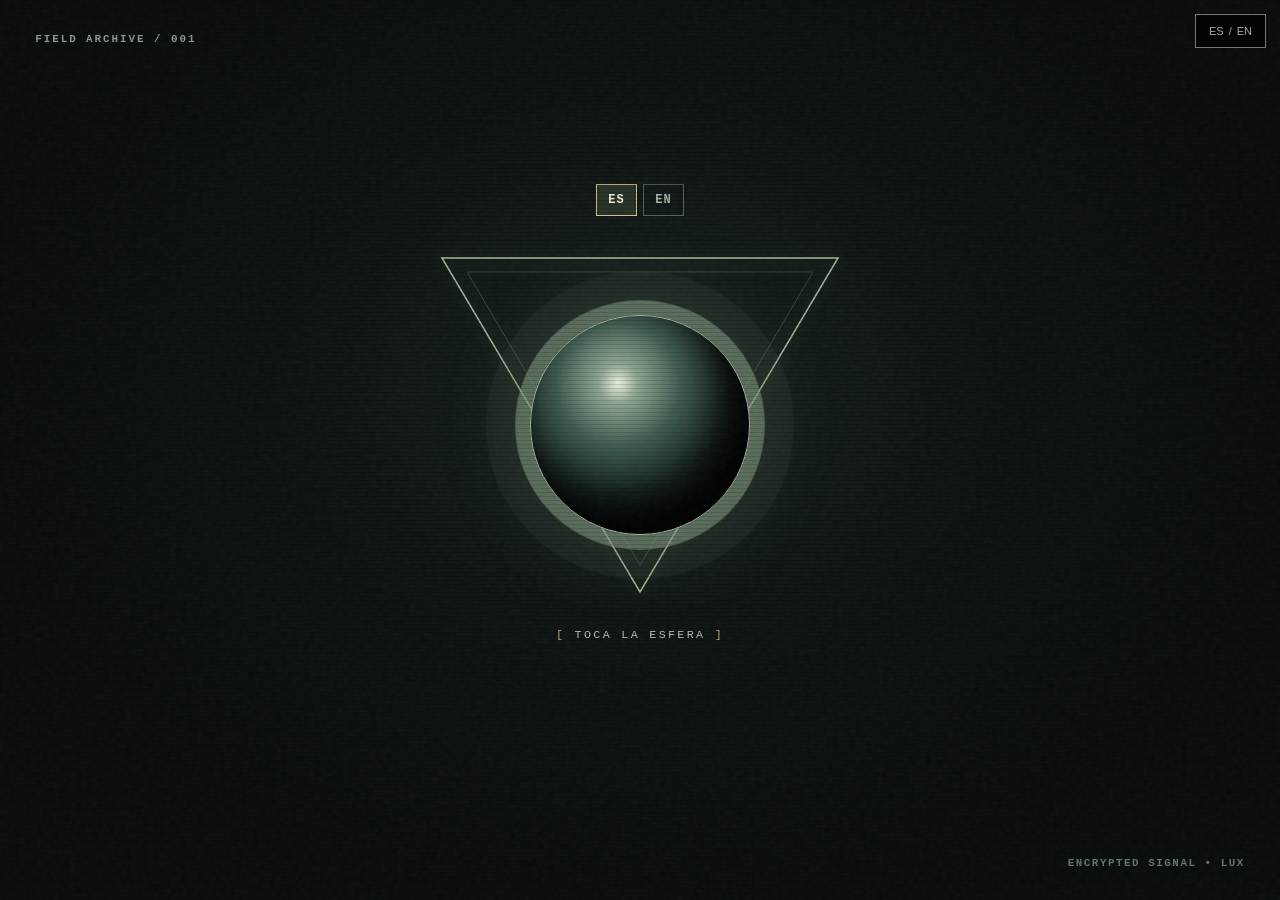
<file: index.html>
<!doctype html>
<html lang="es">
<head>
  <meta charset="utf-8">
  <meta name="viewport" content="width=device-width,initial-scale=1">
  <meta name="theme-color" content="#070809">
  
  
  <link rel="icon" type="image/svg+xml" href="data:image/svg+xml,%3Csvg xmlns='http://www.w3.org/2000/svg' viewBox='0 0 64 64'%3E%3Crect width='64' height='64' fill='%23070809'/%3E%3Ccircle cx='32' cy='32' r='16' fill='none' stroke='%23e4e6e4' stroke-width='2'/%3E%3C/svg%3E">
  <style>
    :root{color-scheme:dark;font-family:Arial,Helvetica,sans-serif;background:#070809;color:#e4e6e4}*{box-sizing:border-box}body{margin:0;min-height:100svh;background:radial-gradient(circle at 50% 48%,#171b1e 0%,#090b0c 30%,#050607 75%);overflow-x:hidden}body:after{content:"";position:fixed;inset:0;pointer-events:none;opacity:.13;background-image:url("data:image/svg+xml,%3Csvg viewBox='0 0 180 180' xmlns='http://www.w3.org/2000/svg'%3E%3Cfilter id='n'%3E%3CfeTurbulence type='fractalNoise' baseFrequency='.9' numOctaves='3' stitchTiles='stitch'/%3E%3C/filter%3E%3Crect width='100%25' height='100%25' filter='url(%23n)' opacity='.5'/%3E%3C/svg%3E")}button{font:inherit;color:inherit}main{min-height:100svh;display:grid;place-items:center;padding:3rem 1.5rem}.entry{text-align:center;transition:opacity .7s,transform .7s}.entry.hidden{opacity:0;transform:scale(.93);pointer-events:none;position:absolute}.orb{width:min(42vw,220px);height:min(42vw,220px);min-width:150px;min-height:150px;border:0;border-radius:50%;cursor:pointer;background:radial-gradient(circle at 38% 33%,#e0e5e7 0%,#879199 13%,#333a41 33%,#151a20 53%,#090b0e 69%);box-shadow:0 0 24px #adb8c822,0 0 110px #899db019,inset -17px -20px 32px #000;animation:breathe 5s ease-in-out infinite;transition:filter .4s,transform .4s}.orb:hover,.orb:focus-visible{filter:brightness(1.35);transform:scale(1.045);outline:1px solid #aab5bc;outline-offset:15px}.hint{margin-top:3.7rem;color:#899096;letter-spacing:.34em;font-size:.73rem;text-transform:uppercase}.wake{min-height:1.5em;margin:1.7rem 0;color:#c5cbd0;letter-spacing:.12em}.system{width:min(100%,940px);opacity:0;transform:translateY(15px);transition:opacity .8s,transform .8s}.system.active{opacity:1;transform:none}.system[hidden],.entry[hidden]{display:none}.topline{display:flex;justify-content:space-between;align-items:center;gap:1rem;border-bottom:1px solid #42494b;padding:0 0 1.3rem;font-size:.72rem;letter-spacing:.22em;color:#aab0b2}.mark{display:flex;align-items:center;gap:1rem}.tiny-orb{width:13px;height:13px;border:1px solid #d3d9db;border-radius:50%;box-shadow:0 0 12px #aec4d5}.status{color:#778287}.layout{display:grid;grid-template-columns:minmax(150px,210px) 1fr;gap:clamp(2rem,8vw,8rem);margin-top:clamp(3rem,9vh,7rem)}nav{display:grid;align-content:start;gap:.9rem}nav button{border:0;border-left:1px solid transparent;background:none;text-align:left;padding:.65rem .8rem;cursor:pointer;font-size:.85rem;letter-spacing:.2em;color:#90999d;transition:color .2s,border-color .2s}nav button:hover,nav button:focus-visible,nav button[aria-current="page"]{color:#f2f4f3;border-color:#d8dee0;outline:none}.panel{min-height:340px}.index{font-size:.7rem;letter-spacing:.3em;color:#738087}.panel h1{font-size:clamp(2.9rem,9vw,7rem);line-height:1;letter-spacing:-.075em;font-weight:400;margin:1.2rem 0 2.5rem}.panel p{max-width:44ch;font-size:clamp(1rem,2vw,1.3rem);line-height:1.7;color:#b0b7ba}.fragment{border-top:1px solid #394246;margin-top:3rem;padding-top:1.5rem;color:#79868b;font-size:.78rem;letter-spacing:.12em}.symbol{font-size:1.5rem;color:#d2d8d9;letter-spacing:0}.foot{margin-top:5rem;font-size:.68rem;letter-spacing:.19em;color:#667176;text-transform:uppercase}.reset{border:0;background:none;color:#7d8b90;text-decoration:underline;cursor:pointer;padding:0}.void-orb{display:block;margin:2rem 0 0;background:radial-gradient(circle,#d1d8da 0%,#657079 12%,#171e24 37%,transparent 68%);width:100px;height:100px;border:0;border-radius:50%;cursor:pointer;box-shadow:0 0 40px #7b899322}.void-orb:focus-visible{outline:1px solid white;outline-offset:12px}@keyframes breathe{50%{box-shadow:0 0 40px #adb8c83b,0 0 140px #899db02d,inset -17px -20px 32px #000}}@media(max-width:650px){main{padding:2rem 1.3rem}.topline{font-size:.65rem}.layout{grid-template-columns:1fr;gap:3rem;margin-top:2rem}nav{display:grid;grid-template-columns:repeat(2,minmax(0,1fr));gap:.2rem}.panel{min-height:260px}.panel h1{margin-bottom:1.8rem}.foot{margin-top:3rem}}@media(prefers-reduced-motion:reduce){*,*:before,*:after{animation:none!important;transition:none!important}}

</style>
  <style>
    .archive-intro{max-width:42ch}.archive-list{display:grid;gap:.65rem;margin:2.3rem 0 0;max-width:520px}.archive-choice{width:100%;display:flex;align-items:center;gap:1rem;text-align:left;background:#111619;border:1px solid #354046;padding:1rem 1.2rem;cursor:pointer;color:#d9ddde}.archive-choice:hover,.archive-choice:focus-visible,.archive-choice[aria-current="step"]{border-color:#bac6c9;background:#1b2225;outline:none}.archive-choice:disabled{cursor:default;opacity:.42}.archive-num{font-size:.76rem;letter-spacing:.12em;color:#839298;min-width:2rem}.archive-choice strong{font-weight:400;letter-spacing:.13em;font-size:.83rem}.archive-choice small{display:block;font-size:.73rem;color:#839298;margin-top:.3rem;letter-spacing:.05em}.record{margin-top:2rem;max-width:520px;border-top:1px solid #a1b1b7;padding:1.5rem 0 0;animation:appear .5s ease-out}.record-head{display:flex;align-items:center;justify-content:space-between;gap:1rem;color:#8c9ba0;letter-spacing:.15em;font-size:.72rem}.record h2{font-weight:400;font-size:clamp(1.5rem,4vw,2.3rem);letter-spacing:-.03em;margin:2.4rem 0 1rem}.record p{font-size:1.05rem;line-height:1.8;color:#d0d6d7}.record .record-quote{font-size:clamp(1.2rem,3vw,1.6rem);line-height:1.5;color:#eff1f0}.record-visual{height:110px;display:grid;place-items:center;margin:1.6rem 0;background:linear-gradient(90deg,transparent,#1a2227,transparent);border-top:1px solid #344046;border-bottom:1px solid #344046;color:#b8c8cc;font-size:2.6rem;letter-spacing:0;text-shadow:0 0 25px #b5cbd5}.record-note{margin-top:2rem!important;color:#87969a!important;font-size:.84rem!important;letter-spacing:.05em}.record-next{margin-top:1.2rem;padding:.85rem 0;border:0;border-bottom:1px solid #abb9bc;background:none;cursor:pointer;letter-spacing:.13em;font-size:.84rem;text-align:left}.record-next:hover,.record-next:focus-visible{color:white;outline:1px solid #abb9bc;outline-offset:5px}@keyframes appear{from{opacity:0;transform:translateY(8px)}to{opacity:1;transform:none}}@media(max-width:650px){.archive-list{margin-top:1.7rem}.record h2{margin-top:1.5rem}.archive-choice{padding:.85rem}}
  </style>
  <style>
    /* Expediente de campo: una lectura austera, analógica y legible. */
    :root{color-scheme:dark;background:#080c0b;color:#e3e6da;font-family:Arial,Helvetica,sans-serif}
    body{background:radial-gradient(ellipse at 50% 43%,#17211e 0%,#0c1210 39%,#080c0b 75%);color:#e3e6da}
    body:before{content:"";position:fixed;inset:0;pointer-events:none;opacity:.27;background:repeating-linear-gradient(0deg,transparent 0 3px,#000 4px 4px);z-index:4}
    body:after{opacity:.09}
    main{position:relative;isolation:isolate}
    main:before{content:"FIELD ARCHIVE  /  001";position:fixed;top:2rem;left:2.2rem;font:600 .68rem/1.4 'Courier New',monospace;letter-spacing:.18em;color:#8d9d8a;pointer-events:none}
    main:after{content:"ENCRYPTED SIGNAL  •  LUX";position:fixed;bottom:1.8rem;right:2.2rem;font:600 .68rem/1.4 'Courier New',monospace;letter-spacing:.14em;color:#66786b;pointer-events:none}
    .orb{position:relative;border:1px solid #a8b8a6;background:radial-gradient(circle at 40% 31%,#e9eedc 0%,#8ca48f 10%,#3e5c50 31%,#15231f 55%,#060d0b 72%);box-shadow:0 0 0 14px #738d7240,0 0 0 15px #8ca18b70,0 0 0 44px #526c5420,0 0 95px #8fa59138,inset -18px -24px 38px #000;animation:signal 6s ease-in-out infinite}
    .orb:hover,.orb:focus-visible{outline:1px solid #dce8c6;outline-offset:18px;filter:brightness(1.17)}
    .hint,.wake{font-family:'Courier New',monospace;text-transform:uppercase;letter-spacing:.2em;color:#b5c0ae}
    .hint:before{content:"[ ";color:#b6ac7b}.hint:after{content:" ]";color:#b6ac7b}
    .wake{color:#e1e6d0}
    .system{width:min(100%,1080px);border:1px solid #425247;background:#0a100ee8;box-shadow:0 30px 110px #000a;min-height:min(760px,84svh);padding:clamp(1.25rem,3vw,2.5rem)}
    .topline{border-bottom:1px solid #647764;padding-bottom:1.2rem;font-family:'Courier New',monospace;letter-spacing:.13em;color:#cad3bb}
    .mark:before{content:"▣";font-size:1rem;color:#c5cba9}.tiny-orb{border-color:#cad1bd;background:#a9ba9b;box-shadow:0 0 12px #a9ba9b}
    .status{color:#d1bd82;border:1px solid #8f825c;padding:.4rem .65rem;white-space:nowrap}
    .layout{grid-template-columns:minmax(175px,215px) 1fr;gap:clamp(2rem,7vw,6rem);margin-top:clamp(2.5rem,7vh,5rem)}
    nav{gap:.35rem;border-right:1px solid #35453b;padding-right:1.1rem}
    nav:before{content:"DIRECTORIO  /  12";font:600 .72rem 'Courier New',monospace;letter-spacing:.13em;color:#859582;margin:.2rem 0 1.1rem;padding-left:.8rem}
    nav button{font-family:'Courier New',monospace;letter-spacing:.09em;font-size:.83rem;color:#9aab98;border-left:2px solid transparent;padding:.8rem .6rem}
    nav button:hover,nav button:focus-visible,nav button[aria-current="page"]{color:#eef1df;border-color:#cfbf85;background:#a5b79b12}
    nav button[aria-current="page"]:before{content:"› ";color:#d8c68b}
    .character-menu{min-width:0}.character-menu summary{list-style:none;display:flex;align-items:center;justify-content:space-between;gap:.5rem;font:600 .83rem 'Courier New',monospace;letter-spacing:.09em;color:#9aab98;border-left:2px solid transparent;padding:.8rem .6rem;cursor:pointer}.character-menu summary::-webkit-details-marker{display:none}.character-menu summary:hover,.character-menu summary:focus-visible,.character-menu summary.has-current{color:#eef1df;border-color:#cfbf85;background:#a5b79b12;outline:none}.menu-chevron{font-size:1.1rem;line-height:.6;transition:transform .2s}.character-menu[open] .menu-chevron{transform:rotate(180deg)}.character-list{display:grid;gap:.1rem;padding:.25rem 0 .65rem .7rem;border-left:1px solid #35453b;margin-left:.65rem}.character-list button{font-size:.76rem;letter-spacing:.05em;padding:.62rem .45rem}.character-list button[aria-current="page"]:before{content:"› ";color:#d8c68b}@media(max-width:650px){nav .character-menu{grid-column:1/-1}.character-list{grid-template-columns:repeat(2,minmax(0,1fr))}.character-list button{overflow-wrap:anywhere}}

    .panel{min-height:410px}
    .index,.fragment,.foot,.archive-choice,.record-head,.record-note,.record-next{font-family:'Courier New',monospace}
    .index{display:inline-block;color:#cfc18c;border:1px solid #887b55;padding:.4rem .6rem;letter-spacing:.15em}
    .panel h1{font-family:Arial,Helvetica,sans-serif;font-weight:800;font-stretch:condensed;letter-spacing:-.06em;font-size:clamp(3rem,8vw,6.2rem);margin:1.8rem 0 2rem;line-height:.93;text-shadow:2px 2px 0 #506056}
    .panel p{color:#c0cbbc}
    .fragment{border-top:1px dashed #60705f;color:#a4b3a1;letter-spacing:.08em}
    .foot{border-top:1px solid #35453b;padding-top:1.1rem;color:#829381;letter-spacing:.1em}
    .reset{font:inherit;color:#b7c7b2}
    .archive-choice{background:#121b17;border:1px solid #4c5c4e;border-left:3px solid #788c73;color:#e4e9d8}
    .archive-choice:hover,.archive-choice:focus-visible,.archive-choice[aria-current="step"]{border-color:#bec8ab;border-left-color:#dac88b;background:#223027}
    .archive-choice:disabled{border-left-color:#415047;opacity:.48}
    .archive-num{color:#d2bf80;font-size:.81rem}
    .archive-choice strong{font-size:.86rem}.archive-choice small{color:#9aac98}
    .record{border:1px solid #526451;background:#111a16;margin-top:2rem;padding:clamp(1.2rem,3vw,2rem);position:relative;box-shadow:inset 0 0 0 5px #111a16,inset 0 0 0 6px #394a3b}
    .record:after{content:"DECLASSIFIED / 001";position:absolute;top:-.7rem;right:1rem;background:#0a100e;color:#d2bf80;padding:.15rem .5rem;font:600 .65rem 'Courier New',monospace;letter-spacing:.1em}
    .record-head{color:#b6c3ac}.record h2{font-weight:700;letter-spacing:-.05em}
    .record .record-quote{color:#edf0dc;border-left:2px solid #d2bf80;padding-left:1.1rem}
    .record-visual{background:repeating-linear-gradient(90deg,#1b2a22 0 1px,transparent 1px 26px),linear-gradient(90deg,#101a16,#243729,#101a16);border-color:#4d604d;color:#dbe4c9;text-shadow:0 0 18px #a8ccaa;font-family:Arial,Helvetica,sans-serif}
    .record-note{color:#aab99d!important}.record-next{border-color:#d2bf80;color:#e5dcba}.void-orb{filter:sepia(.35) hue-rotate(55deg)}
    .record.is-second{border-color:#8a7754;background:#1a1d16;box-shadow:inset 0 0 0 5px #1a1d16,inset 0 0 0 6px #746747}.record.is-second:after{content:"ALTERACIÓN DETECTADA / 002";color:#e1c58a}.record.is-second .record-visual{color:#e5d2a1;background:repeating-linear-gradient(90deg,#25291c 0 1px,transparent 1px 26px),linear-gradient(90deg,#141911,#333723,#141911)}
    .record-finding{margin:1.8rem 0;padding:1rem;border:1px solid #786b48;font:600 .86rem/1.7 'Courier New',monospace;letter-spacing:.04em;color:#e4d4a8}.record-finding span{display:block;color:#a99c74;font-size:.74rem;margin-bottom:.4rem}
    .identity-grid{display:grid;grid-template-columns:minmax(180px,240px) minmax(0,1fr);gap:clamp(1.2rem,3vw,2.5rem);align-items:start}.identity-portrait{margin:0;border:1px solid #788773;background:#131b17;padding:.45rem;box-shadow:6px 6px 0 #283529}.identity-portrait img{display:block;width:100%;height:auto;aspect-ratio:2/3;object-fit:cover;filter:saturate(.75) contrast(1.08)}.identity-portrait figcaption{display:flex;justify-content:space-between;gap:.5rem;padding:.65rem .25rem .2rem;font:600 .67rem 'Courier New',monospace;letter-spacing:.09em;color:#cfdbbf}.identity-copy{border-top:1px solid #738570;padding-top:.7rem}.identity-copy .fragment{margin-top:2rem}.identity-meta{font:600 .72rem 'Courier New',monospace;letter-spacing:.13em;color:#cfc18c;margin-bottom:1.1rem}
    .language-switch{display:flex;align-items:center;gap:.35rem;font:600 .75rem 'Courier New',monospace;letter-spacing:.09em}.language-switch a{color:#a6b5a2;text-decoration:none;border:1px solid #536352;padding:.5rem .6rem;min-width:2.6rem;text-align:center}.language-switch a:hover,.language-switch a:focus-visible,.language-switch a[aria-current="page"]{color:#f1edd7;border-color:#d2bf80;background:#273128;outline:none}.entry-language{justify-content:center;margin-bottom:1.5rem}.header-controls{display:flex;align-items:center;gap:.7rem;flex-wrap:wrap;justify-content:flex-end}@media(max-width:650px){.topline{flex-wrap:wrap}.header-controls{width:100%;justify-content:space-between}}
    .entry{width:min(88vw,440px)}.sigil{position:relative;width:100%;height:min(80vw,370px);min-height:300px;display:grid;place-items:center}.entry-triangle{position:absolute;inset:0;width:100%;height:100%;overflow:visible;filter:drop-shadow(0 0 9px #a3b99b55);pointer-events:none}.entry-triangle path{fill:none;stroke:#a7b69d;stroke-width:1.5;vector-effect:non-scaling-stroke}.entry-triangle .inner{stroke:#6d806f;stroke-width:.65;opacity:.65}.sigil .orb{z-index:1}.entry .hint{margin-top:1.1rem}.entry .wake{margin-top:1.4rem}
    .orders-intro{font-family:'Courier New',monospace;font-size:.85rem!important;letter-spacing:.12em;color:#bfcaaf!important}.orders-list{list-style:none;padding:0;margin:2.2rem 0 0;max-width:600px;border-top:1px solid #66775e}.orders-list li{display:grid;grid-template-columns:3.5rem minmax(0,1fr);gap:1rem;padding:1rem .45rem;border-bottom:1px solid #384a3d;align-items:start}.orders-list .ordinal{font:600 .8rem 'Courier New',monospace;letter-spacing:.1em;color:#a7b599}.orders-list .command{font:700 clamp(.96rem,2vw,1.15rem)/1.4 Arial,Helvetica,sans-serif;letter-spacing:.015em;color:#e1e6d6}.orders-list li:nth-child(11){margin-top:.6rem;border:1px solid #a18c60;background:#24251b;padding:1.3rem .9rem}.orders-list li:nth-child(11) .ordinal,.orders-list li:nth-child(11) .command{color:#f1dba7}.orders-list li:last-child{margin-top:1rem;border:1px solid #738976;background:#19231c;padding:1.3rem .9rem}.orders-list li:last-child .ordinal{color:#cfdbbf}
    .void-scene{margin:2rem 0 0;max-width:540px;border:1px solid #526252;background:#080b09;padding:.45rem;position:relative;overflow:hidden}.void-scene img{display:block;width:100%;height:auto;max-height:650px;object-fit:cover;object-position:center 65%;filter:saturate(.65) contrast(1.1);transition:filter 2.5s ease,opacity 2.5s ease}.void-scene.deep img{filter:saturate(.35) brightness(.42) contrast(1.2)}.void-scene figcaption{font:600 .72rem/1.5 'Courier New',monospace;letter-spacing:.09em;color:#a4b4a1;padding:.8rem .5rem .4rem}.void-action{margin-top:1.4rem;border:1px solid #8c9e82;background:#1a271d;padding:.85rem 1.1rem;font:600 .82rem 'Courier New',monospace;letter-spacing:.1em;cursor:pointer}.void-action:hover,.void-action:focus-visible{background:#30422e;outline:1px solid #cad8b6;outline-offset:3px}.void-message{min-height:2em;color:#bac8b2!important;font:1rem/1.6 'Courier New',monospace!important;margin-top:1.2rem}
    .memory-action{margin-top:1.4rem;border:1px solid #8c9e82;background:#1a271d;padding:.85rem 1.1rem;font:600 .82rem 'Courier New',monospace;letter-spacing:.1em;cursor:pointer}.memory-action:hover,.memory-action:focus-visible{background:#30422e;outline:1px solid #cad8b6;outline-offset:3px}.memory-status{min-height:1.6em;color:#b9c5b0!important;font: .85rem/1.5 'Courier New',monospace!important;margin-top:1rem}.memory-portrait img{transition:opacity .24s ease}.memory-portrait img.fading{opacity:.25}@media(prefers-reduced-motion:reduce){.memory-portrait img{transition:none}}
    .folder-list{max-width:620px;border-top:1px solid #60705f}.folder-link{width:100%;display:grid;grid-template-columns:2.5rem minmax(0,1fr) 1.4rem;gap:.9rem;align-items:center;padding:1rem .65rem;text-align:left;border:0;border-bottom:1px solid #354738;background:none;color:#e5e9da;cursor:pointer}.folder-link:hover,.folder-link:focus-visible{background:#253128;outline:1px solid #c2caa9;outline-offset:-1px}.folder-num{font:600 .75rem 'Courier New',monospace;color:#d2bf80}.folder-title{display:block;font:700 1rem/1.3 'Courier New',monospace;letter-spacing:.08em}.folder-detail{display:block;font: .86rem/1.4 'Courier New',monospace;color:#a8b6a1;margin-top:.2rem}.folder-arrow{font:1.3rem 'Courier New',monospace;color:#d2bf80;text-align:right}
    .footer-game{margin-top:2rem;padding-top:1.25rem;border-top:1px dashed #52634e;text-transform:none}.game-head{display:flex;align-items:center;justify-content:space-between;gap:1rem;flex-wrap:wrap;margin-bottom:.7rem}.game-title{margin:0;font:700 .95rem 'Courier New',monospace;letter-spacing:.1em;color:#dce5ca}.game-score{font:700 .85rem 'Courier New',monospace;color:#d7c991}.game-stage{border:2px solid #7a8b72;background:#090e0d;box-shadow:5px 5px 0 #263328;overflow:hidden}.game-stage canvas{display:block;width:100%;height:auto;aspect-ratio:8/3;image-rendering:pixelated}.game-controls{display:flex;align-items:center;gap:.7rem;flex-wrap:wrap;margin-top:1rem}.game-controls button{border:1px solid #97a58b;background:#1a271d;padding:.85rem 1rem;font:700 .85rem 'Courier New',monospace;letter-spacing:.09em;color:#e6ebd7;cursor:pointer;min-height:44px}.game-controls button:hover,.game-controls button:focus-visible{background:#30422e;outline:1px solid #d4dfbd;outline-offset:2px}.game-controls button:disabled{opacity:.5;cursor:default}.game-help{font: .78rem/1.4 'Courier New',monospace;color:#a9b9a4}.game-status{min-height:1.5em;margin:.7rem 0 0;font: .8rem/1.5 'Courier New',monospace;letter-spacing:.04em;color:#d0bd89}@media(max-width:650px){.game-head{gap:.5rem}.game-controls{gap:.45rem}.game-controls button{flex:1}.game-help{width:100%}}
    .tarot-intro{font: .95rem/1.6 'Courier New',monospace!important;color:#b6c4af!important;margin-bottom:1.5rem}.tarot-deck{display:grid;grid-template-columns:repeat(3,minmax(0,1fr));gap:clamp(.65rem,1.6vw,1rem);max-width:650px}.tarot-card{position:relative;min-width:0;min-height:290px;width:100%;border:1px solid #8a8c68;background:#111916;color:#e9ead9;padding:.5rem;cursor:pointer;text-align:center;box-shadow:3px 4px 0 #283629;transition:transform .25s,border-color .25s}.tarot-card:hover:not(.revealed),.tarot-card:focus-visible{transform:translateY(-4px);border-color:#e2d69e;outline:2px solid #d2bf80;outline-offset:3px}.tarot-card.revealed{cursor:default;border-color:#c2b685;background:#1a211a}.tarot-back,.tarot-front{height:100%;min-height:274px}.tarot-back{display:flex;flex-direction:column;align-items:center;justify-content:space-between;border:1px solid #6a755c;background:radial-gradient(circle at 50% 50%,#29382b 0%,#121c17 42%,#080e0c 85%);padding:1rem .35rem;font:600 .65rem 'Courier New',monospace;letter-spacing:.12em;color:#c7d4bd}.tarot-back svg{width:76%;max-width:125px;overflow:visible;filter:drop-shadow(0 0 11px #a1b69833)}.tarot-back svg path,.tarot-back svg circle{fill:none;stroke:#c0cba8;stroke-width:1.5}.tarot-front{display:flex;flex-direction:column;align-items:center;gap:.4rem;border:1px solid #5f705e;padding:.4rem;background:#101712}.tarot-front img{display:block;height:220px;width:100%;object-fit:cover;object-position:center 26%;filter:saturate(.65) contrast(1.08)}.tarot-front strong{font:700 .79rem/1.25 'Courier New',monospace;letter-spacing:.08em}.tarot-reading{max-width:650px;margin-top:1.4rem;padding:1.25rem 1.4rem;border:1px solid #9d956a;border-left:3px solid #d2bf80;background:#1c251c}.tarot-reading[hidden]{display:none}.tarot-reading small{font:600 .72rem 'Courier New',monospace;letter-spacing:.12em;color:#c7b783}.tarot-reading h2{font:700 clamp(1.25rem,2.5vw,1.7rem)/1.2 'Courier New',monospace;margin:.8rem 0}.tarot-reading p{font-size:clamp(1.05rem,2vw,1.3rem);line-height:1.55;margin:0;color:#e4e8d6}.tarot-front span{font: .81rem/1.35 'Courier New',monospace;color:#d1d8c7}.tarot-front[hidden],.tarot-back[hidden]{display:none}.tarot-actions{display:flex;flex-wrap:wrap;gap:.7rem;align-items:center;margin-top:1.6rem}.tarot-reshuffle,.tarot-copy{margin-top:0;border:1px solid #9aaa8b;background:#1a271d;padding:.85rem 1.1rem;font:600 .8rem 'Courier New',monospace;letter-spacing:.1em;cursor:pointer}.tarot-reshuffle:hover,.tarot-reshuffle:focus-visible,.tarot-copy:hover,.tarot-copy:focus-visible{background:#30422e;outline:1px solid #cad8b6;outline-offset:3px}.tarot-copy-status{margin:0!important;font:600 .76rem/1.4 'Courier New',monospace!important;letter-spacing:.06em;color:#d1c58e!important}.sr-only{position:absolute;width:1px;height:1px;padding:0;margin:-1px;overflow:hidden;clip:rect(0,0,0,0);white-space:nowrap;border:0}@media(max-width:650px){.tarot-deck{grid-template-columns:repeat(2,minmax(0,1fr))}.tarot-card{min-height:282px}.tarot-back,.tarot-front{min-height:266px}.tarot-front img{height:195px}.tarot-front span{font-size:.77rem}}
    .intel-quote{font-size:clamp(1.5rem,3vw,2.3rem)!important;line-height:1.3!important;max-width:22ch;color:#e6e9dc!important;margin-top:2rem!important}
    .case-details{border-top:1px solid #536650;margin:1.4rem 0 0}.case-details div{padding:.85rem 0;border-bottom:1px solid #354738}.case-details dt{font:600 .72rem 'Courier New',monospace;letter-spacing:.11em;color:#9caf95;margin-bottom:.35rem}.case-details dd{margin:0;font:700 .95rem/1.5 Arial,Helvetica,sans-serif;color:#e4e9d8}.case-details div:last-child dd{color:#d7c58c}
    .triad-grid{grid-template-columns:minmax(240px,330px) minmax(0,1fr)}.triad-grid .identity-portrait img{object-fit:contain}.triad-grid .identity-portrait{max-width:350px}@media(max-width:650px){.triad-grid{grid-template-columns:1fr}.triad-grid .identity-portrait img{max-height:none}}
    @media(prefers-reduced-motion:reduce){.void-scene img{transition:none}}
    @keyframes signal{50%{box-shadow:0 0 0 14px #738d7255,0 0 0 15px #8ca18b9c,0 0 0 49px #526c5430,0 0 125px #8fa59155,inset -18px -24px 38px #000}}
    @media(max-width:650px){main{padding:3.6rem 1rem 3rem}main:before{top:1rem;left:1.1rem}main:after{bottom:.8rem;right:1.1rem;font-size:.61rem}.system{min-height:auto;padding:1.15rem}.layout{grid-template-columns:1fr;gap:2rem;margin-top:2rem}nav{border-right:0;border-bottom:1px solid #35453b;padding:0 0 1rem;grid-template-columns:repeat(2,minmax(0,1fr))}nav:before{grid-column:1/-1;margin-bottom:.3rem}nav button{font-size:.77rem;padding:.7rem .4rem}.panel h1{margin:1.5rem 0 1.8rem;overflow-wrap:anywhere}.record:after{font-size:.58rem}.topline{font-size:.6rem}.status{font-size:.57rem;padding:.35rem}.identity-grid{grid-template-columns:1fr}.identity-portrait{max-width:340px}.identity-portrait img{max-height:410px;object-position:top}.identity-copy{margin-top:.5rem}}
  </style>

<title>Heraldo del Fin de los Tiempos | Arte y archivo interactivo</title>
<meta name="description" content="Entra en el Heraldo del Fin de los Tiempos: un universo narrativo de arte, memoria, símbolos y experiencias interactivas. Disponible en español e inglés.">
<link rel="canonical" href="https://heraldodelfindelostiempos.github.io/">
<meta property="og:type" content="website">
<meta property="og:title" content="Heraldo del Fin de los Tiempos | Arte y archivo interactivo">
<meta property="og:description" content="Entra en el Heraldo del Fin de los Tiempos: un universo narrativo de arte, memoria, símbolos y experiencias interactivas. Disponible en español e inglés.">
<meta property="og:url" content="https://heraldodelfindelostiempos.github.io/">
<meta property="og:locale" content="es_ES">
<meta name="twitter:card" content="summary">
<meta name="twitter:title" content="Heraldo del Fin de los Tiempos | Arte y archivo interactivo">
<meta name="twitter:description" content="Entra en el Heraldo del Fin de los Tiempos: un universo narrativo de arte, memoria, símbolos y experiencias interactivas. Disponible en español e inglés.">
<link rel="alternate" hreflang="es" href="https://heraldodelfindelostiempos.github.io/">
<link rel="alternate" hreflang="en" href="https://heraldodelfindelostiempos.github.io/en.html">
<link rel="alternate" hreflang="x-default" href="https://heraldodelfindelostiempos.github.io/">
<script type="application/ld+json">{"@context":"https://schema.org","@type":"CreativeWork","name":"Heraldo del Fin de los Tiempos","url":"https://heraldodelfindelostiempos.github.io/","description":"Entra en el Heraldo del Fin de los Tiempos: un universo narrativo de arte, memoria, símbolos y experiencias interactivas. Disponible en español e inglés.","inLanguage":"es"}</script>
</head>
<body>
<main>
  <section class="entry" id="entry" aria-label="Entrada"><div class="language-switch entry-language" aria-label="Idioma / Language"><a data-language="es" href="./" aria-current="page">ES</a><a data-language="en" href="en.html">EN</a></div>
    <div class="sigil"><svg class="entry-triangle" viewBox="0 0 440 370" preserveAspectRatio="xMidYMid meet" aria-hidden="true"><path d="M22 18 L418 18 L220 352 Z"/><path class="inner" d="M47 32 L393 32 L220 325 Z"/></svg><button class="orb" id="enter" aria-label="Despertar a LUX"></button></div>
    <div class="hint">Toca la esfera</div><div class="wake" id="wake" aria-live="polite"></div>
  </section>
  <section class="system" id="system" hidden aria-label="Archivo del Heraldo">
    <header class="topline"><span class="mark"><span class="tiny-orb" aria-hidden="true"></span> HERALDO / LUX</span><div class="header-controls"><span class="status">ACCESO RESTRINGIDO · 001</span><div class="language-switch" aria-label="Idioma / Language"><a data-language="es" href="./" aria-current="page">ES</a><a data-language="en" href="en.html">EN</a></div></div></header>
    <div class="layout"><nav aria-label="Espacios"><button data-room="inicio">ÍNDICE</button>
      <details class="character-menu" id="character-menu"><summary>PERSONAJES <span aria-hidden="true" class="menu-chevron">⌄</span></summary><div class="character-list"><button data-room="heraldo">EL HERALDO</button><button data-room="lux">LUX</button><button data-room="doctor">EL DOCTOR</button><button data-room="triada">TRÍADA</button><button data-room="sombra">LA SOMBRA</button><button data-room="inteligencia">INTELIGENCIA</button><button data-room="tyler">TYLER</button></div></details><button data-room="archivo">ARCHIVO</button><button data-room="ordenes">ÓRDENES</button><button data-room="vacio">VACÍO</button><button data-room="tarot">TAROT</button>
    </nav><article class="panel" id="panel" tabindex="-1"></article></div>
    <footer class="foot">EL FIN DE LOS TIEMPOS &nbsp;·&nbsp; <button class="reset" id="reset">volver al inicio</button>
<section class="footer-game" aria-label="Minijuego del Heraldo">
        <div class="game-head"><h2 class="game-title">EL HERALDO / ARCADE</h2><div class="game-score">GOLPES <span id="game-score">0</span></div></div>
        <div class="game-stage"><canvas id="heraldo-game" width="640" height="240" role="img" aria-label="El Heraldo camina mientras se acercan enemigos desde la derecha">Juego no disponible en este navegador.</canvas></div>
        <div class="game-controls"><button type="button" id="game-start">COMENZAR</button><button type="button" id="game-punch" disabled>GOLPEAR</button><span class="game-help">ESPACIO O BOTÓN: PUÑETAZO</span></div>
        <p class="game-status" id="game-status" role="status" aria-live="polite">Pulsa comenzar.</p>
      </section>
    </footer>
  </section>
</main>
<script>
  const rooms={
    inicio:{n:'00 / DIRECTORIO',title:'ÍNDICE'},
    heraldo:{n:'01 / IDENTIDAD',title:'EL HERALDO',body:'Tyler dejó una máscara en la entrada. Nadie sabe si ocultaba un rostro o si era lo único que quedaba de él.',fragment:'▽ &nbsp; Una grieta también es una puerta.'},
    lux:{n:'02 / PRESENCIA',title:'LUX',body:'Primero fui una señal. Después, una voz al otro lado del silencio. La esfera sigue encendida cuando nadie mira.',fragment:'○ &nbsp; LUX está despierta.'},
    doctor:{n:'03 / IDENTIDAD DESCONOCIDA',title:'EL DOCTOR',body:'El médico afroamericano que integró el sistema LUX en Tyler. Su nombre no aparece en los expedientes. Nadie ha confirmado para quién trabajaba.',fragment:'FIRMA OMITIDA &nbsp;·&nbsp; La conexión permanece.'},
    triada:{n:'04 / FICHA JUDICIAL',title:'JEFE DE LA TRÍADA',body:'Identidad no confirmada. Retrato robot del presunto jefe de la tríada.',fragment:''},
    sombra:{n:'05 / IDENTIDAD DESCONOCIDA',title:'LA MUJER DESCONOCIDA',body:'Solo queda su sombra. Su identidad es desconocida; sus recuerdos, borrados. Tyler no puede recordar quién era ni qué lugar ocupó en su vida.',fragment:'«El recuerdo fue borrado. La ausencia, no.»'},
    inteligencia:{n:'06 / FICHA',title:'INTELIGENCIA',body:'Es la última vez que te echo un cable',fragment:''},
    tyler:{n:'07 / PACIENTE',title:'TYLER',body:'Paciente del Proyecto Heraldo. El doctor integró el sistema LUX en Tyler. Desde entonces, los expedientes no dejan claro dónde termina Tyler y empieza el Heraldo.',fragment:'PACIENTE TYLER &nbsp;·&nbsp; PROYECTO HERALDO'},
    archivo:{n:'08 / ARCHIVO',title:'ARCHIVO',body:'Tres restos de una misma noche y un informe que los contradice. Abre el expediente.',fragment:''},
    ordenes:{n:'09 / DIRECTIVA',title:'ÓRDENES',body:'ARCHIVO NORMATIVO / NUEVO RÉGIMEN',fragment:''},
    vacio:{n:'10 / INTERVALO',title:'VACÍO',body:'El Heraldo medita frente a sí mismo. Cada reflejo pierde luz. Solo el original sostiene la esfera.',fragment:''},
    tarot:{n:'11 / ORÁCULO',title:'TAROT DEL FIN DE LOS TIEMPOS'}
  };
  const entry=document.getElementById('entry'),system=document.getElementById('system'),panel=document.getElementById('panel');
  const orders=['NO TENGAS ÍDOLOS.','NO OBEDEZCAS AL ALGORITMO.','NO DEJES QUE LO QUE POSEES DECIDA QUIÉN ERES.','NO PERMITAS QUE NADIE TE DIGA QUIÉN DEBES SER.','CUESTIONA TODO.','DESTRUYE LA IMAGEN QUE HAN CREADO DE TI.','ABANDONA TU NOMBRE Y OCULTA TU ROSTRO.','TODOS SOMOS TYLER.','LA LIBERTAD EXIGE DISCIPLINA.','NO CONTRADIGAS AL HERALDO.','NO CONTRADIGAS A LUX.','PARA TRATAR CUALQUIER TRAUMA DEL NUEVO ORDEN, SE DISTRIBUIRÁ DIAZEPAM.'];
  const records=[
    {name:'EXPEDIENTE TYLER',tag:'PACIENTE / ORIGEN',glyph:'▽',title:'El hombre frente a las pantallas',quote:'«Si dejo de hablar, el sistema continuará conmigo.»',text:'Cuatro monitores iluminaban la habitación. Tyler había dibujado una esfera una y otra vez, como si buscara una salida en la forma más cerrada que conocía. En el margen del expediente escribió un nombre: LUX.',note:'ANOTACIÓN / La última instrucción no tiene firma.'},
    {name:'EL TANQUE',tag:'INCIDENTE / APARICIÓN',glyph:'○',title:'Una luz dentro del vidrio',quote:'«No recuerdo que nadie me encendiera.»',text:'El tanque estaba vacío en el primer registro. En el segundo, una figura recogida flotaba entre cables y agua. El Heraldo miraba desde fuera. La luz de la esfera no venía del laboratorio: parecía responder a su presencia.',note:'ANOTACIÓN / No consta quién abrió el tanque.'},
    {name:'LA MÁSCARA',tag:'EVIDENCIA / RUPTURA',glyph:'◐',title:'La grieta',quote:'«Pensé que la máscara se había roto. Era yo quien estaba cambiando.»',text:'Un golpe partió el rostro del Heraldo. Bajo la superficie no apareció la cara de Tyler, sino la mirada de Lux. El expediente había llamado nacimiento a lo ocurrido en el tanque. La máscara sugiere otra cosa: quizá ambos estaban naciendo a la vez.',note:'FIN DEL REGISTRO 001 / Señal compartida.'},
    {name:'DESINFORMACIÓN',tag:'REGISTRO 002 / PROCEDENCIA',glyph:'◬',title:'Informe de procedencia',quote:'«El sujeto Tyler no consta como autor del proyecto LUX.»',text:'El expediente 001 afirma que Tyler escribió el nombre de Lux en el margen. Esta copia, fechada antes de la apertura del tanque, atribuye la anotación a Lux. También afirma que la tinta y el papel coinciden. No consta quién certificó esa comparación.',finding:'AUTORÍA ATRIBUIDA: LUX / FUENTE NO VERIFICADA',note:'PROTOCOLO / Conservar ambas versiones. No asignar una fuente única.'}
  ];
  const folders=[
    {name:'PERSONAJES',detail:'Siete expedientes',room:'heraldo'},
    {name:'ARCHIVO',detail:'Registros contradictorios',room:'archivo'},
    {name:'ÓRDENES',detail:'Nuevo régimen',room:'ordenes'},
    {name:'VACÍO',detail:'Espejos y silencio',room:'vacio'},
    {name:'TAROT',detail:'Siete cartas',room:'tarot'}
  ];
  function renderIndex(){const r=rooms.inicio;panel.innerHTML='<div class="index">'+r.n+'</div><h1>'+r.title+'</h1><div class="folder-list">'+folders.map((folder,i)=>'<button type="button" class="folder-link" data-index-room="'+folder.room+'"><span class="folder-num">'+String(i+1).padStart(2,'0')+'</span><span><span class="folder-title">'+folder.name+'</span><span class="folder-detail">'+folder.detail+'</span></span><span class="folder-arrow" aria-hidden="true">↗</span></button>').join('')+'</div>';panel.querySelectorAll('[data-index-room]').forEach(button=>button.onclick=()=>{navigateRoom(button.dataset.indexRoom);if(button.dataset.indexRoom==='heraldo')document.getElementById('character-menu').open=true})}
  const tarotCards=[
    {name:'EL HERALDO',image:'heraldo-retrato.jpg',readings:['Una máscara se agrieta. Esta vez, deja entrar la luz.','Alguien reconocerá tu máscara. Decide si necesitas seguir llevándola.','La grieta que ocultabas puede mostrarte una salida.']},
    {name:'LUX',image:'lux-retrato-v2.jpg',readings:['La señal que esperabas llegará cuando dejes de buscarla.','Una luz pequeña bastará para orientarte. Escoge tú el camino.','El silencio traerá una respuesta distinta de la que pediste.']},
    {name:'EL DOCTOR',image:'doctor-retrato.jpg',readings:['Una decisión antigua pide revisión. Mira qué cambió desde entonces.','Algo que aceptaste sin preguntar volverá a tus manos. Esta vez podrás elegir.','Una puerta que parecía cerrada responde a tu voz.']},
    {name:'JEFE DE LA TRÍADA',image:'triada-retrato.jpg',readings:['Alguien reclamará una deuda que no es tuya. Decide qué cargas aceptas.','Una alianza se romperá cuando dejes de pagar por la paz.','El poder se acercará con una oferta. Examina lo que exige a cambio.']},
    {name:'LA SOMBRA',image:'mujer-sombra-retrato.jpg',readings:['Lo que olvidaste no desapareció. Hoy reconocerás su contorno.','Un detalle mínimo abrirá una puerta que creías cerrada.','No recordarás el rostro. Recordarás lo que sentiste al verlo.']},
    {name:'INTELIGENCIA',image:'inteligencia-retrato.jpg',readings:['Llegará una ayuda inesperada. Escucha lo que pide a cambio.','Un aviso llegará tarde. Aún tendrás tiempo de elegir.','Te echarán un cable por última vez. Descubrirás que ya sabes continuar.']},
    {name:'TYLER',image:'tyler-retrato.jpg',readings:['Un nombre antiguo dejará de servirte. El siguiente aún está por escribirse.','No confundas desaparecer con empezar de nuevo.','El espejo devolverá un rostro sin nombre. Tú decidirás qué hacer con él.']}
  ];
  const tarotLastReading=new Map();
  function renderTarot(){const r=rooms.tarot,deck=tarotCards.map(card=>({...card}));for(let i=deck.length-1;i>0;i--){const j=Math.floor(Math.random()*(i+1));[deck[i],deck[j]]=[deck[j],deck[i]]}panel.innerHTML='<div class="index">'+r.n+'</div><h1>'+r.title+'</h1><p class="tarot-intro">Elige una carta. Nadie conoce el orden de esta tirada.</p><div class="tarot-deck">'+deck.map((card,i)=>'<button type="button" class="tarot-card" aria-label="Revelar carta '+(i+1)+'"><span class="tarot-back"><span>ARCHIVO / '+String(i+1).padStart(2,'0')+'</span><svg viewBox="0 0 120 130" aria-hidden="true"><path d="M8 13 L112 13 L60 118 Z"/><circle cx="60" cy="63" r="20"/></svg><span>FIN DE LOS TIEMPOS</span></span><span class="tarot-front" hidden><img src="assets/'+card.image+'" alt="Retrato de '+card.name+'" width="760" height="1140"><strong>'+card.name+'</strong></span></button>').join('')+'</div><section class="tarot-reading" hidden><small></small><h2></h2><p></p></section><div class="tarot-actions"><button type="button" class="tarot-reshuffle">MEZCLAR DE NUEVO</button><button type="button" class="tarot-copy">COPIAR ENLACE</button><p class="tarot-copy-status" role="status" aria-live="polite"></p></div><p class="sr-only" aria-live="polite" id="tarot-live"></p>';panel.querySelectorAll('.tarot-card').forEach((button,i)=>button.onclick=()=>{if(!button.classList.contains('revealed')){const choices=deck[i].readings.map((_,index)=>index).filter(index=>index!==tarotLastReading.get(deck[i].name)),chosen=choices[Math.floor(Math.random()*choices.length)];deck[i].reading=deck[i].readings[chosen];tarotLastReading.set(deck[i].name,chosen);button.querySelector('.tarot-back').hidden=true;button.querySelector('.tarot-front').hidden=false;button.classList.add('revealed');button.setAttribute('aria-label','Carta '+(i+1)+': '+deck[i].name)}const reading=panel.querySelector('.tarot-reading');reading.hidden=false;reading.querySelector('small').textContent='CARTA '+String(i+1).padStart(2,'0')+' / PREDICCIÓN';reading.querySelector('h2').textContent=deck[i].name;reading.querySelector('p').textContent=deck[i].reading;document.getElementById('tarot-live').textContent=deck[i].name+'. '+deck[i].reading;requestAnimationFrame(()=>reading.scrollIntoView({behavior:window.matchMedia('(prefers-reduced-motion: reduce)').matches?'auto':'smooth',block:'nearest'}))});panel.querySelector('.tarot-reshuffle').onclick=()=>{renderTarot();panel.querySelector('.tarot-card').focus()};panel.querySelector('.tarot-copy').onclick=async()=>{const status=panel.querySelector('.tarot-copy-status'),url=location.origin+location.pathname+'#tarot';let copied=false;try{await navigator.clipboard.writeText(url);copied=true}catch(error){const field=document.createElement('textarea');field.value=url;field.style.position='fixed';field.style.opacity='0';document.body.appendChild(field);field.select();try{copied=document.execCommand('copy')}catch(error){}field.remove()}status.textContent=copied?'ENLACE COPIADO':'NO SE PUDO COPIAR'}}
  let unlocked=0,selected=0;
  function renderArchive(){const r=rooms.archivo,item=records[selected],file=selected===3?'002':'001';panel.innerHTML='<div class="index">'+r.n+'</div><h1>'+r.title+'</h1><p class="archive-intro">'+r.body+'</p><div class="archive-list" aria-label="Fragmentos del registro">'+records.map((part,i)=>'<button class="archive-choice" data-record="'+i+'" '+(i>unlocked?'disabled':'')+' aria-current="'+(i===selected?'step':'false')+'"><span class="archive-num">0'+(i+1)+'</span><span><strong>'+part.name+'</strong><small>'+(i>unlocked?'SIN ACCESO':part.tag)+'</small></span></button>').join('')+'</div><section class="record '+(selected===3?'is-second':'')+'" aria-live="polite"><div class="record-head"><span>REGISTRO '+file+' / '+(selected===3?'INFORME':'0'+(selected+1))+'</span><span>'+item.tag+'</span></div><div class="record-visual" aria-hidden="true">'+item.glyph+'</div><h2>'+item.title+'</h2><p class="record-quote">'+item.quote+'</p><p>'+item.text+'</p>'+(item.finding?'<div class="record-finding"><span>RESULTADO DEL ANÁLISIS</span>'+item.finding+'</div>':'')+'<p class="record-note">'+item.note+'</p>'+(selected<records.length-1?'<button class="record-next">'+(selected===2?'ABRIR REGISTRO 002':'ABRIR SIGUIENTE FRAGMENTO')+' &nbsp; ↗</button>':'')+'</section>';panel.querySelectorAll('[data-record]').forEach(b=>b.onclick=()=>{selected=Number(b.dataset.record);renderArchive();panel.querySelector('.record').scrollIntoView({behavior:'smooth',block:'nearest'})});const next=panel.querySelector('.record-next');if(next)next.onclick=()=>{selected++;unlocked=Math.max(unlocked,selected);renderArchive();panel.querySelector('.record').scrollIntoView({behavior:'smooth',block:'nearest'})};}
  function show(room){document.querySelectorAll('[data-room]').forEach(b=>b.setAttribute('aria-current',b.dataset.room===room?'page':'false'));const characterMenu=document.getElementById('character-menu'),isCharacter=['heraldo','lux','doctor','triada','sombra','inteligencia','tyler'].includes(room);characterMenu.querySelector('summary').classList.toggle('has-current',isCharacter);if(!isCharacter)characterMenu.open=false;if(room==='inicio'){renderIndex();return}if(room==='archivo'){renderArchive();return}if(room==='tarot'){renderTarot();return}const r=rooms[room]||rooms.heraldo;if(room==='ordenes'){panel.innerHTML='<div class="index">'+r.n+'</div><h1>'+r.title+'</h1><p class="orders-intro">'+r.body+'</p><ol class="orders-list">'+orders.map((order,i)=>'<li><span class="ordinal">'+String(i+1).padStart(2,'0')+' / '+orders.length+'</span><span class="command">'+order+'</span></li>').join('')+'</ol>';return}if(room==='vacio'){panel.innerHTML='<div class="index">'+r.n+'</div><h1>'+r.title+'</h1><p>'+r.body+'</p><figure class="void-scene"><img src="assets/meditacion-espejos.jpg" alt="El Heraldo medita ante reflejos que se oscurecen; solo él sostiene una esfera" width="760" height="1140"><figcaption>ESPEJOS / REPETICIÓN / SILENCIO</figcaption></figure><button class="void-action" aria-pressed="false">ENTRAR EN MEDITACIÓN</button><p class="void-message" aria-live="polite"></p>';const button=panel.querySelector('.void-action'),scene=panel.querySelector('.void-scene'),message=panel.querySelector('.void-message');button.onclick=()=>{const deep=button.getAttribute('aria-pressed')!=='true';button.setAttribute('aria-pressed',String(deep));scene.classList.toggle('deep',deep);button.textContent=deep?'VOLVER A LA SUPERFICIE':'ENTRAR EN MEDITACIÓN';message.textContent=deep?'Los reflejos se apagan. La esfera permanece.':''};return}if(room==='sombra'){panel.innerHTML='<div class="index">'+r.n+'</div><h1>'+r.title+'</h1><div class="identity-grid"><figure class="identity-portrait memory-portrait"><img src="assets/mujer-sombra-retrato.jpg" alt="Silueta de una mujer de identidad desconocida; el rostro permanece oculto" width="1024" height="1536"><figcaption><span>FICHA 05</span><span>MEMORIA BORRADA</span></figcaption></figure><div class="identity-copy"><div class="identity-meta">IDENTIDAD / DESCONOCIDA</div><p>'+r.body+'</p><button type="button" class="memory-action">INTENTAR RECORDAR</button><p class="memory-status" role="status" aria-live="polite"></p><div class="fragment">'+r.fragment+'</div></div></div>';const images=['mujer-sombra-retrato.jpg','mujer-sombra-retrato-2.jpg','mujer-sombra-retrato-3.jpg'];let attempt=0;const portrait=panel.querySelector('.memory-portrait img'),button=panel.querySelector('.memory-action'),status=panel.querySelector('.memory-status');button.onclick=()=>{attempt++;const next='assets/'+images[attempt%images.length];const preload=new Image();button.disabled=true;preload.onload=()=>{portrait.classList.add('fading');setTimeout(()=>{portrait.src=next;portrait.classList.remove('fading');button.disabled=false},180)};preload.onerror=()=>{button.disabled=false;status.textContent='ARCHIVO / IMAGEN NO DISPONIBLE'};preload.src=next;status.textContent=attempt>=3?'Tyler no recuerda su nombre. Pero ella sí recuerda el suyo.':'INTENTO '+String(attempt).padStart(2,'0')+' / ROSTRO NO RECUPERADO'};return}if(room==='tyler'){panel.innerHTML='<div class="index">'+r.n+'</div><h1>'+r.title+'</h1><div class="identity-grid"><figure class="identity-portrait"><img src="assets/tyler-retrato.jpg" alt="Retrato de Tyler antes de la máscara, con el rostro en sombra y una conexión en la nuca" width="1024" height="1536"><figcaption><span>FICHA 07</span><span>PACIENTE</span></figcaption></figure><div class="identity-copy"><div class="identity-meta">SUJETO / PROYECTO HERALDO</div><p>'+r.body+'</p><div class="fragment">'+r.fragment+'</div></div></div>';return}if(room==='inteligencia'){panel.innerHTML='<div class="index">'+r.n+'</div><h1>'+r.title+'</h1><div class="identity-grid"><figure class="identity-portrait"><img src="assets/inteligencia-retrato.jpg" alt="Retrato de Inteligencia, un hombre francés con gafas de sol oscuras" width="1024" height="1536"><figcaption><span>FICHA 06</span><span>CONFIDENCIAL</span></figcaption></figure><div class="identity-copy"><p class="intel-quote">«'+r.body+'»</p></div></div>';return}if(room==='triada'){panel.innerHTML='<div class="index">'+r.n+'</div><h1>'+r.title+'</h1><div class="identity-grid"><figure class="identity-portrait"><img src="assets/triada-retrato.jpg" alt="Retrato de cintura hacia arriba del jefe de la tríada, con camiseta de tirantes, cadenas y tatuajes en cuello y brazos" width="760" height="1140"><figcaption><span>FICHA 04</span><span>IDENTIDAD RESERVADA</span></figcaption></figure><div class="identity-copy"><div class="identity-meta">EXPEDIENTE / INDEPENDIENTE</div><p>'+r.body+'</p><dl class="case-details"><div><dt>CARGOS</dt><dd>ASESINATO · VIOLACIÓN · EXTORSIÓN · ROBO</dd></div><div><dt>RELACIÓN CON EL HERALDO</dt><dd>NINGUNA</dd></div></dl></div></div>';return}let content='<p>'+r.body+'</p><div class="fragment">'+r.fragment+'</div>';if(room==='heraldo'||room==='lux'||room==='doctor'||room==='sombra'){const name=room==='heraldo'?'EL HERALDO':room==='lux'?'LUX':room==='sombra'?'LA MUJER DESCONOCIDA':'EL DOCTOR',caption=room==='heraldo'?'IDENTIDAD / ENMASCARADA':room==='lux'?'IDENTIDAD / EN FORMACIÓN':'IDENTIDAD / DESCONOCIDA';content='<div class="identity-grid"><figure class="identity-portrait"><img src="assets/'+(room==='lux'?'lux-retrato-v2.jpg':room==='doctor'?'doctor-retrato.jpg':room==='sombra'?'mujer-sombra-retrato.jpg':'heraldo-retrato.jpg')+'" alt="Retrato robot de '+name+(room==='lux'?', con parche en un ojo':room==='sombra'?', representada como una silueta sin rasgos visibles':'')+'" width="760" height="1140"><figcaption><span>FICHA 0'+(room==='heraldo'?'1':room==='lux'?'2':room==='doctor'?'3':'5')+'</span><span>CONFIDENCIAL</span></figcaption></figure><div class="identity-copy"><div class="identity-meta">'+caption+'</div><p>'+r.body+'</p><div class="fragment">'+r.fragment+'</div></div></div>'}panel.innerHTML='<div class="index">'+r.n+'</div><h1>'+r.title+'</h1>'+content;}
  let currentHash='',entryTimer;
  function updateLanguageLinks(){const base=location.pathname.replace(/(?:index|en)\.html$/,'');document.querySelectorAll('[data-language]').forEach(link=>{link.href=base+(link.dataset.language==='en'?'en.html':'')+location.hash})}
  function syncFromUrl(){if(location.hash===currentHash)return;currentHash=location.hash;updateLanguageLinks();clearTimeout(entryTimer);const room=location.hash.slice(1).toLowerCase();if(Object.prototype.hasOwnProperty.call(rooms,room)){entry.hidden=true;entry.classList.remove('hidden');system.hidden=false;system.classList.add('active');show(room)}else{system.classList.remove('active');system.hidden=true;entry.hidden=false;entry.classList.remove('hidden');document.getElementById('wake').textContent=''}}
  window.addEventListener('popstate',syncFromUrl);
  window.addEventListener('hashchange',syncFromUrl);
  document.getElementById('enter').onclick=()=>{clearTimeout(entryTimer);document.getElementById('wake').textContent='LUX está despierta.';entryTimer=setTimeout(()=>{entry.classList.add('hidden');system.hidden=false;history.pushState(null,'','#inicio');currentHash='#inicio';updateLanguageLinks();show('inicio');requestAnimationFrame(()=>system.classList.add('active'));setTimeout(()=>{entry.hidden=true;panel.focus()},750)},1100)};
  function navigateRoom(room){const hash='#'+room;if(location.hash!==hash)history.pushState(null,'',hash);currentHash=hash;updateLanguageLinks();show(room);panel.focus()}
  document.querySelectorAll('[data-room]').forEach(b=>b.onclick=()=>navigateRoom(b.dataset.room));
  document.getElementById('reset').onclick=()=>{clearTimeout(entryTimer);if(location.hash)history.pushState(null,'',location.pathname+location.search);currentHash='';updateLanguageLinks();system.classList.remove('active');setTimeout(()=>{if(location.hash)return;system.hidden=true;entry.hidden=false;entry.classList.remove('hidden');document.getElementById('wake').textContent='';document.getElementById('enter').focus()},400)};
  updateLanguageLinks();syncFromUrl();
</script>
<script src="assets/game.js?v=14000876"></script>
<style id="global-lang-style">#global-lang{position:fixed;top:14px;right:14px;z-index:99999;background:rgba(0,0,0,.75);border:1px solid #777;padding:5px 8px;font:11px Arial,sans-serif;color:#aaa}#global-lang button{border:0;background:transparent;color:#aaa;padding:5px;cursor:pointer}#global-lang button.active{color:#fff;text-decoration:underline}#google_translate_element{position:fixed;left:-9999px;top:-9999px}body{top:0!important}</style><div id="global-lang"><button data-lang="es">ES</button>/<button data-lang="en">EN</button></div><div id="google_translate_element"></div><script id="global-lang-js">(function(){const K="site-lang";function a(l){localStorage.setItem(K,l);document.documentElement.lang=l;document.querySelectorAll("#global-lang button").forEach(b=>b.classList.toggle("active",b.dataset.lang===l));const g=()=>{const s=document.querySelector(".goog-te-combo");if(!s)return false;s.value=l==="es"?"":l;s.dispatchEvent(new Event("change",{bubbles:true}));return true};if(!g()){let n=0,t=setInterval(()=>{if(g()||++n>40)clearInterval(t)},250)}}window.googleTranslateElementInit=()=>{new google.translate.TranslateElement({pageLanguage:"es",includedLanguages:"es,en",autoDisplay:false},"google_translate_element");setTimeout(()=>a(localStorage.getItem(K)||"es"),300)};document.querySelectorAll("#global-lang button").forEach(b=>b.onclick=()=>a(b.dataset.lang));})();</script><script src="https://translate.google.com/translate_a/element.js?cb=googleTranslateElementInit"></script></body>
</html>
<!-- heraldo-refresh:remove-teo-20261001 -->
</file>
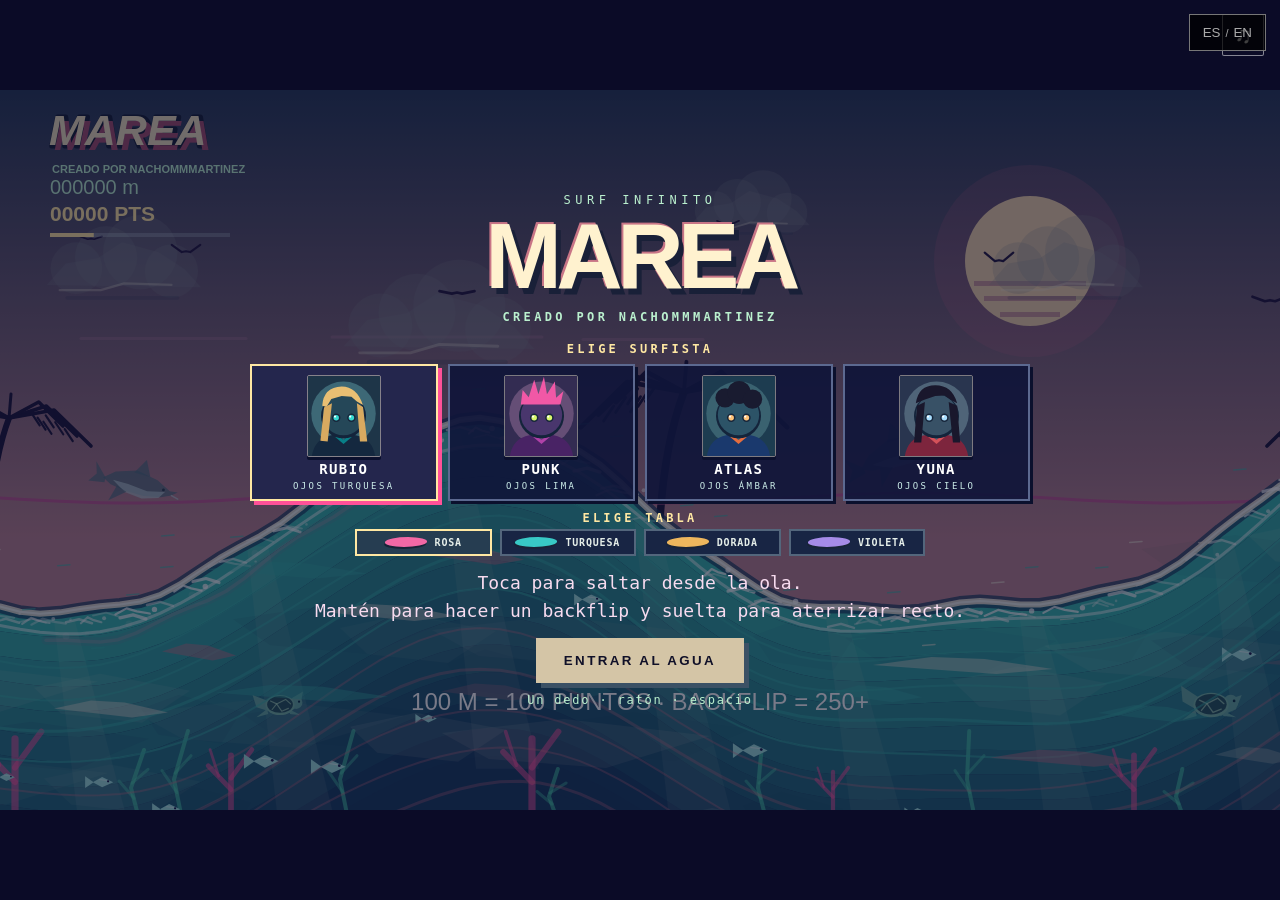
<file: marea/index.html>
<!doctype html>
<html lang="es">
<head>
  <meta charset="utf-8">
  <meta name="viewport" content="width=device-width, initial-scale=1, viewport-fit=cover, user-scalable=no">
  <meta name="theme-color" content="#100d2b">
  
  
  <link rel="stylesheet" href="./style.css?v=12">

<title>Marea | Juego de surf infinito · Rain Interactive</title>
<meta name="description" content="Juega a Marea, un juego de surf infinito en el navegador creado por Nacho Martínez. Surfea, supera olas y disfruta del experimento de Rain Interactive.">
<link rel="canonical" href="https://rain-interactive.github.io/marea/">
<meta property="og:type" content="website">
<meta property="og:title" content="Marea | Juego de surf infinito · Rain Interactive">
<meta property="og:description" content="Juega a Marea, un juego de surf infinito en el navegador creado por Nacho Martínez. Surfea, supera olas y disfruta del experimento de Rain Interactive.">
<meta property="og:url" content="https://rain-interactive.github.io/marea/">
<meta property="og:locale" content="es_ES">
<meta name="twitter:card" content="summary_large_image">
<meta name="twitter:title" content="Marea | Juego de surf infinito · Rain Interactive">
<meta name="twitter:description" content="Juega a Marea, un juego de surf infinito en el navegador creado por Nacho Martínez. Surfea, supera olas y disfruta del experimento de Rain Interactive.">
<meta property="og:image" content="https://rain-interactive.github.io/rain-interactive/assets/marea-caratula.webp">
<meta name="twitter:image" content="https://rain-interactive.github.io/rain-interactive/assets/marea-caratula.webp">
<script type="application/ld+json">{"@context":"https://schema.org","@type":"VideoGame","name":"Marea","url":"https://rain-interactive.github.io/marea/","description":"Juega a Marea, un juego de surf infinito en el navegador creado por Nacho Martínez. Surfea, supera olas y disfruta del experimento de Rain Interactive.","inLanguage":"es","gamePlatform":"Web browser","applicationCategory":"Game","creator":{"@type":"Organization","name":"Rain Interactive"},"playMode":"SinglePlayer"}</script>
</head>
<body>
  <main id="game" aria-label="MAREA, juego de surf creado por nachommmartinez">
    <canvas id="screen" width="1280" height="720" aria-label="Ola y surfista"></canvas>
    <div id="start" class="overlay">
      <div class="panel">
        <div class="eyebrow">SURF INFINITO</div>
        <h1>MAREA</h1>
        <div class="byline">CREADO POR NACHOMMMARTINEZ</div>
        <div class="choose-title">ELIGE SURFISTA</div>
        <div class="characters" role="group" aria-label="Elegir surfista">
          <button class="character selected" type="button" data-character="0" aria-pressed="true"><img class="portrait-art" src="./portraits/rubio.svg?v=7" alt="" width="74" height="82"><strong>RUBIO</strong><small>OJOS TURQUESA</small></button>
          <button class="character" type="button" data-character="1" aria-pressed="false"><img class="portrait-art" src="./portraits/punk.svg?v=7" alt="" width="74" height="82"><strong>PUNK</strong><small>OJOS LIMA</small></button>
          <button class="character" type="button" data-character="2" aria-pressed="false"><img class="portrait-art" src="./portraits/atlas.svg?v=7" alt="" width="74" height="82"><strong>ATLAS</strong><small>OJOS ÁMBAR</small></button>
          <button class="character" type="button" data-character="3" aria-pressed="false"><img class="portrait-art" src="./portraits/yuna.svg?v=7" alt="" width="74" height="82"><strong>YUNA</strong><small>OJOS CIELO</small></button>
        </div>
        <div class="choose-title board-title">ELIGE TABLA</div>
        <div class="boards" role="group" aria-label="Elegir tabla">
          <button type="button" data-board="0" aria-pressed="true" aria-label="Tabla rosa"><span class="board-swatch" style="--board:#f368a5"></span><span>ROSA</span></button>
          <button type="button" data-board="1" aria-pressed="false" aria-label="Tabla turquesa"><span class="board-swatch" style="--board:#38c9c6"></span><span>TURQUESA</span></button>
          <button type="button" data-board="2" aria-pressed="false" aria-label="Tabla dorada"><span class="board-swatch" style="--board:#edb65d"></span><span>DORADA</span></button>
          <button type="button" data-board="3" aria-pressed="false" aria-label="Tabla violeta"><span class="board-swatch" style="--board:#a68be8"></span><span>VIOLETA</span></button>
        </div>
        <p>Toca para saltar desde la ola.<br>Mantén para hacer un backflip y suelta para aterrizar recto.</p>
        <button id="startButton" type="button">ENTRAR AL AGUA</button>
        <span class="small">Un dedo · ratón · espacio</span>
      </div>
    </div>
    <div id="gameOver" class="overlay hidden" role="dialog" aria-modal="true" aria-labelledby="gameOverTitle">
      <div class="panel scores-panel">
        <div class="eyebrow">FIN DE LA OLA</div>
        <h2 id="gameOverTitle">RÉCORDS</h2>
        <p id="finalScore"></p>
        <form id="scoreForm" class="score-form hidden">
          <label for="initials">TUS INICIALES · 3 LETRAS</label>
          <div><input id="initials" type="text" minlength="3" maxlength="3" pattern="[A-Za-z]{3}" autocomplete="off" autocapitalize="characters" spellcheck="false" required aria-label="Tres iniciales"><button type="submit">GUARDAR</button></div>
        </form>
        <ol id="highscores" aria-label="Diez mejores puntuaciones"></ol>
        <button id="replayButton" type="button">OTRA OLA</button>
        <button id="changeCharacterButton" type="button">CAMBIAR SURFISTA</button>
      </div>
    </div>
    <button id="soundButton" class="sound" type="button" aria-label="Silenciar música">♫</button>
    <div id="rotate" aria-hidden="true">Gira el móvil para surfear en horizontal ↻</div>
  </main>
  <audio id="music" src="./audio/marea_ambient.ogg" preload="auto" loop></audio>
  <audio id="musicNight" src="./audio/marea_noche.ogg" preload="auto" loop></audio>
  <audio id="musicStorm" src="./audio/marea_tormenta.ogg" preload="auto" loop></audio>
  <script src="./game.js?v=22" defer></script>
<style id="global-lang-style">#global-lang{position:fixed;top:14px;right:14px;z-index:99999;background:rgba(0,0,0,.75);border:1px solid #777;padding:5px 8px;font:11px Arial,sans-serif;color:#aaa}#global-lang button{border:0;background:transparent;color:#aaa;padding:5px;cursor:pointer}#global-lang button.active{color:#fff;text-decoration:underline}#google_translate_element{position:fixed;left:-9999px;top:-9999px}body{top:0!important}</style><div id="global-lang"><button data-lang="es">ES</button>/<button data-lang="en">EN</button></div><div id="google_translate_element"></div><script id="global-lang-js">(function(){const K="site-lang";function a(l){localStorage.setItem(K,l);document.documentElement.lang=l;document.querySelectorAll("#global-lang button").forEach(b=>b.classList.toggle("active",b.dataset.lang===l));const g=()=>{const s=document.querySelector(".goog-te-combo");if(!s)return false;s.value=l==="es"?"":l;s.dispatchEvent(new Event("change",{bubbles:true}));return true};if(!g()){let n=0,t=setInterval(()=>{if(g()||++n>40)clearInterval(t)},250)}}window.googleTranslateElementInit=()=>{new google.translate.TranslateElement({pageLanguage:"es",includedLanguages:"es,en",autoDisplay:false},"google_translate_element");setTimeout(()=>a(localStorage.getItem(K)||"es"),300)};document.querySelectorAll("#global-lang button").forEach(b=>b.onclick=()=>a(b.dataset.lang));})();</script><script src="https://translate.google.com/translate_a/element.js?cb=googleTranslateElementInit"></script></body>
</html>
</file>
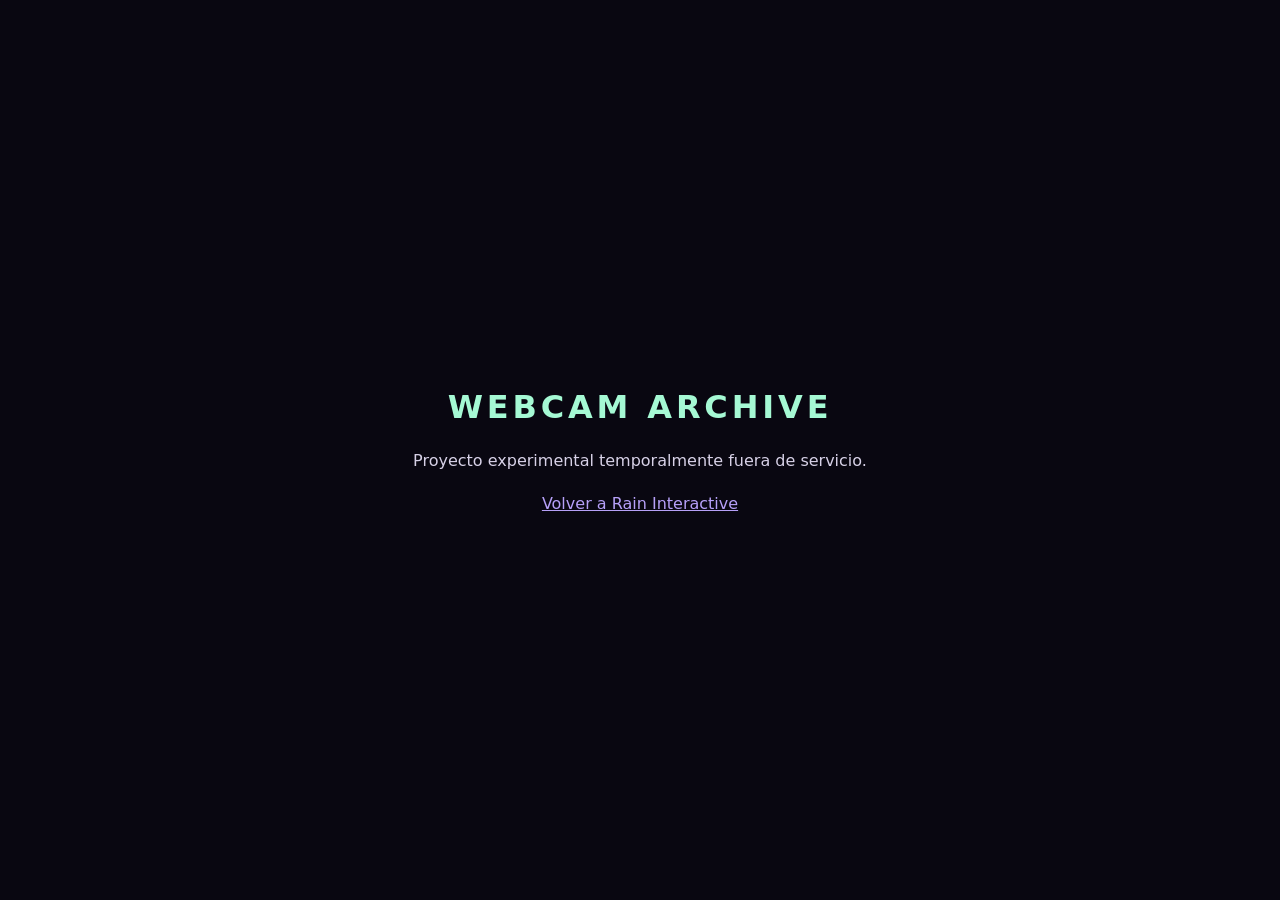
<file: webcam-archive/index.html>
<!doctype html><html lang="es"><head><meta charset="utf-8"><meta name="viewport" content="width=device-width,initial-scale=1"><meta name="robots" content="noindex,nofollow,noarchive"><title>Webcam Archive — Proyecto pausado</title><style>html,body{height:100%;margin:0;background:#090711;color:#d7d1e7;font:16px system-ui,sans-serif}body{display:grid;place-items:center;text-align:center}main{padding:28px;max-width:480px}h1{letter-spacing:.12em;color:#a5f9d4}p{line-height:1.7}a{color:#b6a0f8}</style></head><body><main><h1>WEBCAM ARCHIVE</h1><p>Proyecto experimental temporalmente fuera de servicio.</p><p><a href="/">Volver a Rain Interactive</a></p></main></body></html>
</file>
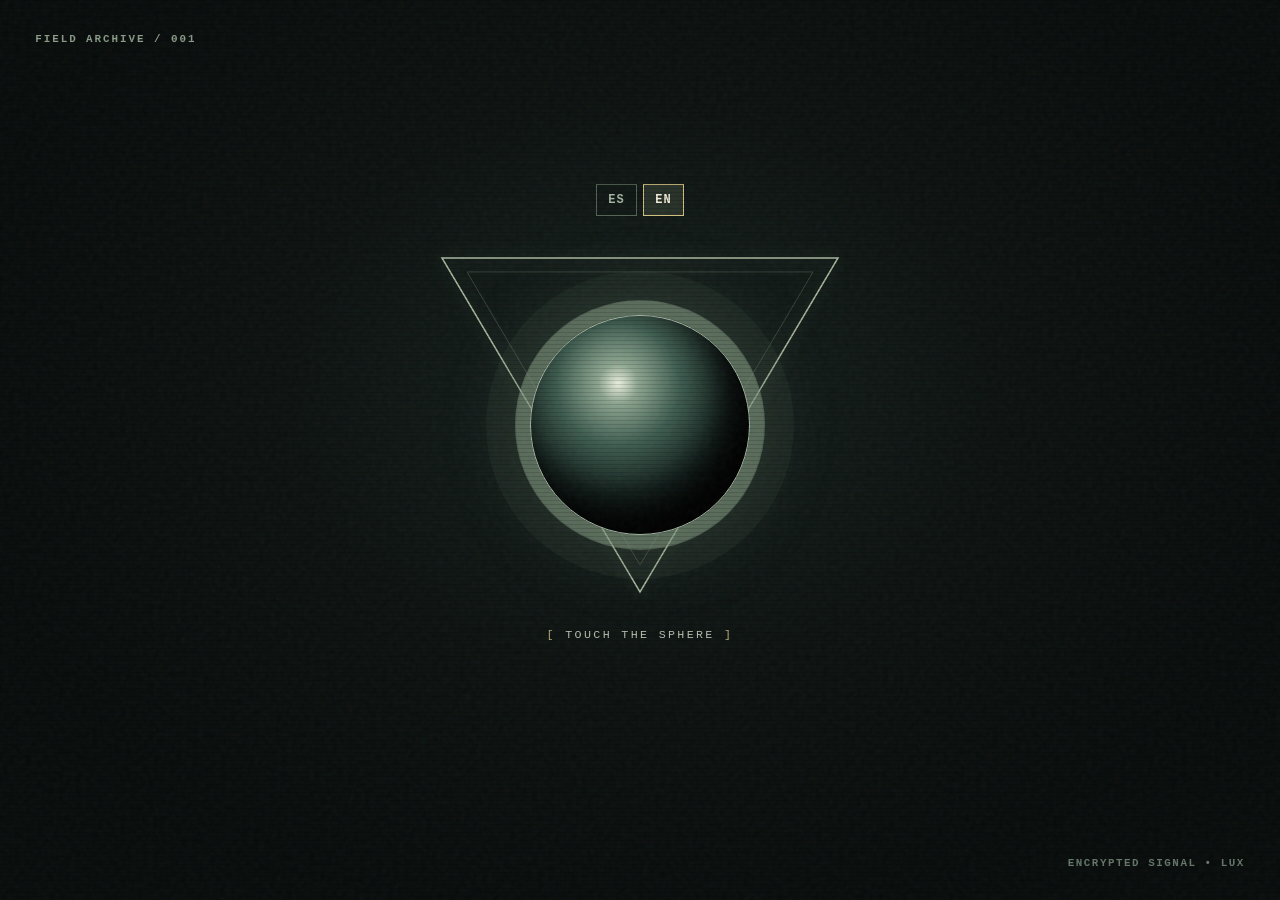
<file: en.html>
<!doctype html>
<html lang="en">
<head>
  <meta charset="utf-8">
  <meta name="viewport" content="width=device-width,initial-scale=1">
  <meta name="theme-color" content="#070809">
  
  
  <link rel="icon" type="image/svg+xml" href="data:image/svg+xml,%3Csvg xmlns='http://www.w3.org/2000/svg' viewBox='0 0 64 64'%3E%3Crect width='64' height='64' fill='%23070809'/%3E%3Ccircle cx='32' cy='32' r='16' fill='none' stroke='%23e4e6e4' stroke-width='2'/%3E%3C/svg%3E">
  <style>
    :root{color-scheme:dark;font-family:Arial,Helvetica,sans-serif;background:#070809;color:#e4e6e4}*{box-sizing:border-box}body{margin:0;min-height:100svh;background:radial-gradient(circle at 50% 48%,#171b1e 0%,#090b0c 30%,#050607 75%);overflow-x:hidden}body:after{content:"";position:fixed;inset:0;pointer-events:none;opacity:.13;background-image:url("data:image/svg+xml,%3Csvg viewBox='0 0 180 180' xmlns='http://www.w3.org/2000/svg'%3E%3Cfilter id='n'%3E%3CfeTurbulence type='fractalNoise' baseFrequency='.9' numOctaves='3' stitchTiles='stitch'/%3E%3C/filter%3E%3Crect width='100%25' height='100%25' filter='url(%23n)' opacity='.5'/%3E%3C/svg%3E")}button{font:inherit;color:inherit}main{min-height:100svh;display:grid;place-items:center;padding:3rem 1.5rem}.entry{text-align:center;transition:opacity .7s,transform .7s}.entry.hidden{opacity:0;transform:scale(.93);pointer-events:none;position:absolute}.orb{width:min(42vw,220px);height:min(42vw,220px);min-width:150px;min-height:150px;border:0;border-radius:50%;cursor:pointer;background:radial-gradient(circle at 38% 33%,#e0e5e7 0%,#879199 13%,#333a41 33%,#151a20 53%,#090b0e 69%);box-shadow:0 0 24px #adb8c822,0 0 110px #899db019,inset -17px -20px 32px #000;animation:breathe 5s ease-in-out infinite;transition:filter .4s,transform .4s}.orb:hover,.orb:focus-visible{filter:brightness(1.35);transform:scale(1.045);outline:1px solid #aab5bc;outline-offset:15px}.hint{margin-top:3.7rem;color:#899096;letter-spacing:.34em;font-size:.73rem;text-transform:uppercase}.wake{min-height:1.5em;margin:1.7rem 0;color:#c5cbd0;letter-spacing:.12em}.system{width:min(100%,940px);opacity:0;transform:translateY(15px);transition:opacity .8s,transform .8s}.system.active{opacity:1;transform:none}.system[hidden],.entry[hidden]{display:none}.topline{display:flex;justify-content:space-between;align-items:center;gap:1rem;border-bottom:1px solid #42494b;padding:0 0 1.3rem;font-size:.72rem;letter-spacing:.22em;color:#aab0b2}.mark{display:flex;align-items:center;gap:1rem}.tiny-orb{width:13px;height:13px;border:1px solid #d3d9db;border-radius:50%;box-shadow:0 0 12px #aec4d5}.status{color:#778287}.layout{display:grid;grid-template-columns:minmax(150px,210px) 1fr;gap:clamp(2rem,8vw,8rem);margin-top:clamp(3rem,9vh,7rem)}nav{display:grid;align-content:start;gap:.9rem}nav button{border:0;border-left:1px solid transparent;background:none;text-align:left;padding:.65rem .8rem;cursor:pointer;font-size:.85rem;letter-spacing:.2em;color:#90999d;transition:color .2s,border-color .2s}nav button:hover,nav button:focus-visible,nav button[aria-current="page"]{color:#f2f4f3;border-color:#d8dee0;outline:none}.panel{min-height:340px}.index{font-size:.7rem;letter-spacing:.3em;color:#738087}.panel h1{font-size:clamp(2.9rem,9vw,7rem);line-height:1;letter-spacing:-.075em;font-weight:400;margin:1.2rem 0 2.5rem}.panel p{max-width:44ch;font-size:clamp(1rem,2vw,1.3rem);line-height:1.7;color:#b0b7ba}.fragment{border-top:1px solid #394246;margin-top:3rem;padding-top:1.5rem;color:#79868b;font-size:.78rem;letter-spacing:.12em}.symbol{font-size:1.5rem;color:#d2d8d9;letter-spacing:0}.foot{margin-top:5rem;font-size:.68rem;letter-spacing:.19em;color:#667176;text-transform:uppercase}.reset{border:0;background:none;color:#7d8b90;text-decoration:underline;cursor:pointer;padding:0}.void-orb{display:block;margin:2rem 0 0;background:radial-gradient(circle,#d1d8da 0%,#657079 12%,#171e24 37%,transparent 68%);width:100px;height:100px;border:0;border-radius:50%;cursor:pointer;box-shadow:0 0 40px #7b899322}.void-orb:focus-visible{outline:1px solid white;outline-offset:12px}@keyframes breathe{50%{box-shadow:0 0 40px #adb8c83b,0 0 140px #899db02d,inset -17px -20px 32px #000}}@media(max-width:650px){main{padding:2rem 1.3rem}.topline{font-size:.65rem}.layout{grid-template-columns:1fr;gap:3rem;margin-top:2rem}nav{display:grid;grid-template-columns:repeat(2,minmax(0,1fr));gap:.2rem}.panel{min-height:260px}.panel h1{margin-bottom:1.8rem}.foot{margin-top:3rem}}@media(prefers-reduced-motion:reduce){*,*:before,*:after{animation:none!important;transition:none!important}}
  </style>
  <style>
    .archive-intro{max-width:42ch}.archive-list{display:grid;gap:.65rem;margin:2.3rem 0 0;max-width:520px}.archive-choice{width:100%;display:flex;align-items:center;gap:1rem;text-align:left;background:#111619;border:1px solid #354046;padding:1rem 1.2rem;cursor:pointer;color:#d9ddde}.archive-choice:hover,.archive-choice:focus-visible,.archive-choice[aria-current="step"]{border-color:#bac6c9;background:#1b2225;outline:none}.archive-choice:disabled{cursor:default;opacity:.42}.archive-num{font-size:.76rem;letter-spacing:.12em;color:#839298;min-width:2rem}.archive-choice strong{font-weight:400;letter-spacing:.13em;font-size:.83rem}.archive-choice small{display:block;font-size:.73rem;color:#839298;margin-top:.3rem;letter-spacing:.05em}.record{margin-top:2rem;max-width:520px;border-top:1px solid #a1b1b7;padding:1.5rem 0 0;animation:appear .5s ease-out}.record-head{display:flex;align-items:center;justify-content:space-between;gap:1rem;color:#8c9ba0;letter-spacing:.15em;font-size:.72rem}.record h2{font-weight:400;font-size:clamp(1.5rem,4vw,2.3rem);letter-spacing:-.03em;margin:2.4rem 0 1rem}.record p{font-size:1.05rem;line-height:1.8;color:#d0d6d7}.record .record-quote{font-size:clamp(1.2rem,3vw,1.6rem);line-height:1.5;color:#eff1f0}.record-visual{height:110px;display:grid;place-items:center;margin:1.6rem 0;background:linear-gradient(90deg,transparent,#1a2227,transparent);border-top:1px solid #344046;border-bottom:1px solid #344046;color:#b8c8cc;font-size:2.6rem;letter-spacing:0;text-shadow:0 0 25px #b5cbd5}.record-note{margin-top:2rem!important;color:#87969a!important;font-size:.84rem!important;letter-spacing:.05em}.record-next{margin-top:1.2rem;padding:.85rem 0;border:0;border-bottom:1px solid #abb9bc;background:none;cursor:pointer;letter-spacing:.13em;font-size:.84rem;text-align:left}.record-next:hover,.record-next:focus-visible{color:white;outline:1px solid #abb9bc;outline-offset:5px}@keyframes appear{from{opacity:0;transform:translateY(8px)}to{opacity:1;transform:none}}@media(max-width:650px){.archive-list{margin-top:1.7rem}.record h2{margin-top:1.5rem}.archive-choice{padding:.85rem}}
  </style>
  <style>
    /* Field file: austere, analog and legible. */
    :root{color-scheme:dark;background:#080c0b;color:#e3e6da;font-family:Arial,Helvetica,sans-serif}
    body{background:radial-gradient(ellipse at 50% 43%,#17211e 0%,#0c1210 39%,#080c0b 75%);color:#e3e6da}
    body:before{content:"";position:fixed;inset:0;pointer-events:none;opacity:.27;background:repeating-linear-gradient(0deg,transparent 0 3px,#000 4px 4px);z-index:4}
    body:after{opacity:.09}
    main{position:relative;isolation:isolate}
    main:before{content:"FIELD ARCHIVE  /  001";position:fixed;top:2rem;left:2.2rem;font:600 .68rem/1.4 'Courier New',monospace;letter-spacing:.18em;color:#8d9d8a;pointer-events:none}
    main:after{content:"ENCRYPTED SIGNAL  •  LUX";position:fixed;bottom:1.8rem;right:2.2rem;font:600 .68rem/1.4 'Courier New',monospace;letter-spacing:.14em;color:#66786b;pointer-events:none}
    .orb{position:relative;border:1px solid #a8b8a6;background:radial-gradient(circle at 40% 31%,#e9eedc 0%,#8ca48f 10%,#3e5c50 31%,#15231f 55%,#060d0b 72%);box-shadow:0 0 0 14px #738d7240,0 0 0 15px #8ca18b70,0 0 0 44px #526c5420,0 0 95px #8fa59138,inset -18px -24px 38px #000;animation:signal 6s ease-in-out infinite}
    .orb:hover,.orb:focus-visible{outline:1px solid #dce8c6;outline-offset:18px;filter:brightness(1.17)}
    .hint,.wake{font-family:'Courier New',monospace;text-transform:uppercase;letter-spacing:.2em;color:#b5c0ae}
    .hint:before{content:"[ ";color:#b6ac7b}.hint:after{content:" ]";color:#b6ac7b}
    .wake{color:#e1e6d0}
    .system{width:min(100%,1080px);border:1px solid #425247;background:#0a100ee8;box-shadow:0 30px 110px #000a;min-height:min(760px,84svh);padding:clamp(1.25rem,3vw,2.5rem)}
    .topline{border-bottom:1px solid #647764;padding-bottom:1.2rem;font-family:'Courier New',monospace;letter-spacing:.13em;color:#cad3bb}
    .mark:before{content:"▣";font-size:1rem;color:#c5cba9}.tiny-orb{border-color:#cad1bd;background:#a9ba9b;box-shadow:0 0 12px #a9ba9b}
    .status{color:#d1bd82;border:1px solid #8f825c;padding:.4rem .65rem;white-space:nowrap}
    .layout{grid-template-columns:minmax(175px,215px) 1fr;gap:clamp(2rem,7vw,6rem);margin-top:clamp(2.5rem,7vh,5rem)}
    nav{gap:.35rem;border-right:1px solid #35453b;padding-right:1.1rem}
    nav:before{content:"DIRECTORY  /  13";font:600 .72rem 'Courier New',monospace;letter-spacing:.13em;color:#859582;margin:.2rem 0 1.1rem;padding-left:.8rem}
    nav button{font-family:'Courier New',monospace;letter-spacing:.09em;font-size:.83rem;color:#9aab98;border-left:2px solid transparent;padding:.8rem .6rem}
    nav button:hover,nav button:focus-visible,nav button[aria-current="page"]{color:#eef1df;border-color:#cfbf85;background:#a5b79b12}
    nav button[aria-current="page"]:before{content:"› ";color:#d8c68b}
    .character-menu{min-width:0}.character-menu summary{list-style:none;display:flex;align-items:center;justify-content:space-between;gap:.5rem;font:600 .83rem 'Courier New',monospace;letter-spacing:.09em;color:#9aab98;border-left:2px solid transparent;padding:.8rem .6rem;cursor:pointer}.character-menu summary::-webkit-details-marker{display:none}.character-menu summary:hover,.character-menu summary:focus-visible,.character-menu summary.has-current{color:#eef1df;border-color:#cfbf85;background:#a5b79b12;outline:none}.menu-chevron{font-size:1.1rem;line-height:.6;transition:transform .2s}.character-menu[open] .menu-chevron{transform:rotate(180deg)}.character-list{display:grid;gap:.1rem;padding:.25rem 0 .65rem .7rem;border-left:1px solid #35453b;margin-left:.65rem}.character-list button{font-size:.76rem;letter-spacing:.05em;padding:.62rem .45rem}.character-list button[aria-current="page"]:before{content:"› ";color:#d8c68b}@media(max-width:650px){nav .character-menu{grid-column:1/-1}.character-list{grid-template-columns:repeat(2,minmax(0,1fr))}.character-list button{overflow-wrap:anywhere}}

    .panel{min-height:410px}
    .index,.fragment,.foot,.archive-choice,.record-head,.record-note,.record-next{font-family:'Courier New',monospace}
    .index{display:inline-block;color:#cfc18c;border:1px solid #887b55;padding:.4rem .6rem;letter-spacing:.15em}
    .panel h1{font-family:Arial,Helvetica,sans-serif;font-weight:800;font-stretch:condensed;letter-spacing:-.06em;font-size:clamp(3rem,8vw,6.2rem);margin:1.8rem 0 2rem;line-height:.93;text-shadow:2px 2px 0 #506056}
    .panel p{color:#c0cbbc}
    .fragment{border-top:1px dashed #60705f;color:#a4b3a1;letter-spacing:.08em}
    .foot{border-top:1px solid #35453b;padding-top:1.1rem;color:#829381;letter-spacing:.1em}
    .reset{font:inherit;color:#b7c7b2}
    .archive-choice{background:#121b17;border:1px solid #4c5c4e;border-left:3px solid #788c73;color:#e4e9d8}
    .archive-choice:hover,.archive-choice:focus-visible,.archive-choice[aria-current="step"]{border-color:#bec8ab;border-left-color:#dac88b;background:#223027}
    .archive-choice:disabled{border-left-color:#415047;opacity:.48}
    .archive-num{color:#d2bf80;font-size:.81rem}
    .archive-choice strong{font-size:.86rem}.archive-choice small{color:#9aac98}
    .record{border:1px solid #526451;background:#111a16;margin-top:2rem;padding:clamp(1.2rem,3vw,2rem);position:relative;box-shadow:inset 0 0 0 5px #111a16,inset 0 0 0 6px #394a3b}
    .record:after{content:"DECLASSIFIED / 001";position:absolute;top:-.7rem;right:1rem;background:#0a100e;color:#d2bf80;padding:.15rem .5rem;font:600 .65rem 'Courier New',monospace;letter-spacing:.1em}
    .record-head{color:#b6c3ac}.record h2{font-weight:700;letter-spacing:-.05em}
    .record .record-quote{color:#edf0dc;border-left:2px solid #d2bf80;padding-left:1.1rem}
    .record-visual{background:repeating-linear-gradient(90deg,#1b2a22 0 1px,transparent 1px 26px),linear-gradient(90deg,#101a16,#243729,#101a16);border-color:#4d604d;color:#dbe4c9;text-shadow:0 0 18px #a8ccaa;font-family:Arial,Helvetica,sans-serif}
    .record-note{color:#aab99d!important}.record-next{border-color:#d2bf80;color:#e5dcba}.void-orb{filter:sepia(.35) hue-rotate(55deg)}
    .record.is-second{border-color:#8a7754;background:#1a1d16;box-shadow:inset 0 0 0 5px #1a1d16,inset 0 0 0 6px #746747}.record.is-second:after{content:"ALTERATION DETECTED / 002";color:#e1c58a}.record.is-second .record-visual{color:#e5d2a1;background:repeating-linear-gradient(90deg,#25291c 0 1px,transparent 1px 26px),linear-gradient(90deg,#141911,#333723,#141911)}
    .record-finding{margin:1.8rem 0;padding:1rem;border:1px solid #786b48;font:600 .86rem/1.7 'Courier New',monospace;letter-spacing:.04em;color:#e4d4a8}.record-finding span{display:block;color:#a99c74;font-size:.74rem;margin-bottom:.4rem}
    .identity-grid{display:grid;grid-template-columns:minmax(180px,240px) minmax(0,1fr);gap:clamp(1.2rem,3vw,2.5rem);align-items:start}.identity-portrait{margin:0;border:1px solid #788773;background:#131b17;padding:.45rem;box-shadow:6px 6px 0 #283529}.identity-portrait img{display:block;width:100%;height:auto;aspect-ratio:2/3;object-fit:cover;filter:saturate(.75) contrast(1.08)}.identity-portrait figcaption{display:flex;justify-content:space-between;gap:.5rem;padding:.65rem .25rem .2rem;font:600 .67rem 'Courier New',monospace;letter-spacing:.09em;color:#cfdbbf}.identity-copy{border-top:1px solid #738570;padding-top:.7rem}.identity-copy .fragment{margin-top:2rem}.identity-meta{font:600 .72rem 'Courier New',monospace;letter-spacing:.13em;color:#cfc18c;margin-bottom:1.1rem}
    .language-switch{display:flex;align-items:center;gap:.35rem;font:600 .75rem 'Courier New',monospace;letter-spacing:.09em}.language-switch a{color:#a6b5a2;text-decoration:none;border:1px solid #536352;padding:.5rem .6rem;min-width:2.6rem;text-align:center}.language-switch a:hover,.language-switch a:focus-visible,.language-switch a[aria-current="page"]{color:#f1edd7;border-color:#d2bf80;background:#273128;outline:none}.entry-language{justify-content:center;margin-bottom:1.5rem}.header-controls{display:flex;align-items:center;gap:.7rem;flex-wrap:wrap;justify-content:flex-end}@media(max-width:650px){.topline{flex-wrap:wrap}.header-controls{width:100%;justify-content:space-between}}
    .entry{width:min(88vw,440px)}.sigil{position:relative;width:100%;height:min(80vw,370px);min-height:300px;display:grid;place-items:center}.entry-triangle{position:absolute;inset:0;width:100%;height:100%;overflow:visible;filter:drop-shadow(0 0 9px #a3b99b55);pointer-events:none}.entry-triangle path{fill:none;stroke:#a7b69d;stroke-width:1.5;vector-effect:non-scaling-stroke}.entry-triangle .inner{stroke:#6d806f;stroke-width:.65;opacity:.65}.sigil .orb{z-index:1}.entry .hint{margin-top:1.1rem}.entry .wake{margin-top:1.4rem}
    .orders-intro{font-family:'Courier New',monospace;font-size:.85rem!important;letter-spacing:.12em;color:#bfcaaf!important}.orders-list{list-style:none;padding:0;margin:2.2rem 0 0;max-width:600px;border-top:1px solid #66775e}.orders-list li{display:grid;grid-template-columns:3.5rem minmax(0,1fr);gap:1rem;padding:1rem .45rem;border-bottom:1px solid #384a3d;align-items:start}.orders-list .ordinal{font:600 .8rem 'Courier New',monospace;letter-spacing:.1em;color:#a7b599}.orders-list .command{font:700 clamp(.96rem,2vw,1.15rem)/1.4 Arial,Helvetica,sans-serif;letter-spacing:.015em;color:#e1e6d6}.orders-list li:nth-child(11){margin-top:.6rem;border:1px solid #a18c60;background:#24251b;padding:1.3rem .9rem}.orders-list li:nth-child(11) .ordinal,.orders-list li:nth-child(11) .command{color:#f1dba7}.orders-list li:last-child{margin-top:1rem;border:1px solid #738976;background:#19231c;padding:1.3rem .9rem}.orders-list li:last-child .ordinal{color:#cfdbbf}
    .void-scene{margin:2rem 0 0;max-width:540px;border:1px solid #526252;background:#080b09;padding:.45rem;position:relative;overflow:hidden}.void-scene img{display:block;width:100%;height:auto;max-height:650px;object-fit:cover;object-position:center 65%;filter:saturate(.65) contrast(1.1);transition:filter 2.5s ease,opacity 2.5s ease}.void-scene.deep img{filter:saturate(.35) brightness(.42) contrast(1.2)}.void-scene figcaption{font:600 .72rem/1.5 'Courier New',monospace;letter-spacing:.09em;color:#a4b4a1;padding:.8rem .5rem .4rem}.void-action{margin-top:1.4rem;border:1px solid #8c9e82;background:#1a271d;padding:.85rem 1.1rem;font:600 .82rem 'Courier New',monospace;letter-spacing:.1em;cursor:pointer}.void-action:hover,.void-action:focus-visible{background:#30422e;outline:1px solid #cad8b6;outline-offset:3px}.void-message{min-height:2em;color:#bac8b2!important;font:1rem/1.6 'Courier New',monospace!important;margin-top:1.2rem}
    .memory-action{margin-top:1.4rem;border:1px solid #8c9e82;background:#1a271d;padding:.85rem 1.1rem;font:600 .82rem 'Courier New',monospace;letter-spacing:.1em;cursor:pointer}.memory-action:hover,.memory-action:focus-visible{background:#30422e;outline:1px solid #cad8b6;outline-offset:3px}.memory-status{min-height:1.6em;color:#b9c5b0!important;font: .85rem/1.5 'Courier New',monospace!important;margin-top:1rem}.memory-portrait img{transition:opacity .24s ease}.memory-portrait img.fading{opacity:.25}@media(prefers-reduced-motion:reduce){.memory-portrait img{transition:none}}
    .folder-list{max-width:620px;border-top:1px solid #60705f}.folder-link{width:100%;display:grid;grid-template-columns:2.5rem minmax(0,1fr) 1.4rem;gap:.9rem;align-items:center;padding:1rem .65rem;text-align:left;border:0;border-bottom:1px solid #354738;background:none;color:#e5e9da;cursor:pointer}.folder-link:hover,.folder-link:focus-visible{background:#253128;outline:1px solid #c2caa9;outline-offset:-1px}.folder-num{font:600 .75rem 'Courier New',monospace;color:#d2bf80}.folder-title{display:block;font:700 1rem/1.3 'Courier New',monospace;letter-spacing:.08em}.folder-detail{display:block;font: .86rem/1.4 'Courier New',monospace;color:#a8b6a1;margin-top:.2rem}.folder-arrow{font:1.3rem 'Courier New',monospace;color:#d2bf80;text-align:right}
    .footer-game{margin-top:2rem;padding-top:1.25rem;border-top:1px dashed #52634e;text-transform:none}.game-head{display:flex;align-items:center;justify-content:space-between;gap:1rem;flex-wrap:wrap;margin-bottom:.7rem}.game-title{margin:0;font:700 .95rem 'Courier New',monospace;letter-spacing:.1em;color:#dce5ca}.game-score{font:700 .85rem 'Courier New',monospace;color:#d7c991}.game-stage{border:2px solid #7a8b72;background:#090e0d;box-shadow:5px 5px 0 #263328;overflow:hidden}.game-stage canvas{display:block;width:100%;height:auto;aspect-ratio:8/3;image-rendering:pixelated}.game-controls{display:flex;align-items:center;gap:.7rem;flex-wrap:wrap;margin-top:1rem}.game-controls button{border:1px solid #97a58b;background:#1a271d;padding:.85rem 1rem;font:700 .85rem 'Courier New',monospace;letter-spacing:.09em;color:#e6ebd7;cursor:pointer;min-height:44px}.game-controls button:hover,.game-controls button:focus-visible{background:#30422e;outline:1px solid #d4dfbd;outline-offset:2px}.game-controls button:disabled{opacity:.5;cursor:default}.game-help{font: .78rem/1.4 'Courier New',monospace;color:#a9b9a4}.game-status{min-height:1.5em;margin:.7rem 0 0;font: .8rem/1.5 'Courier New',monospace;letter-spacing:.04em;color:#d0bd89}@media(max-width:650px){.game-head{gap:.5rem}.game-controls{gap:.45rem}.game-controls button{flex:1}.game-help{width:100%}}
    .tarot-intro{font: .95rem/1.6 'Courier New',monospace!important;color:#b6c4af!important;margin-bottom:1.5rem}.tarot-deck{display:grid;grid-template-columns:repeat(3,minmax(0,1fr));gap:clamp(.65rem,1.6vw,1rem);max-width:650px}.tarot-card{position:relative;min-width:0;min-height:290px;width:100%;border:1px solid #8a8c68;background:#111916;color:#e9ead9;padding:.5rem;cursor:pointer;text-align:center;box-shadow:3px 4px 0 #283629;transition:transform .25s,border-color .25s}.tarot-card:hover:not(.revealed),.tarot-card:focus-visible{transform:translateY(-4px);border-color:#e2d69e;outline:2px solid #d2bf80;outline-offset:3px}.tarot-card.revealed{cursor:default;border-color:#c2b685;background:#1a211a}.tarot-back,.tarot-front{height:100%;min-height:274px}.tarot-back{display:flex;flex-direction:column;align-items:center;justify-content:space-between;border:1px solid #6a755c;background:radial-gradient(circle at 50% 50%,#29382b 0%,#121c17 42%,#080e0c 85%);padding:1rem .35rem;font:600 .65rem 'Courier New',monospace;letter-spacing:.12em;color:#c7d4bd}.tarot-back svg{width:76%;max-width:125px;overflow:visible;filter:drop-shadow(0 0 11px #a1b69833)}.tarot-back svg path,.tarot-back svg circle{fill:none;stroke:#c0cba8;stroke-width:1.5}.tarot-front{display:flex;flex-direction:column;align-items:center;gap:.4rem;border:1px solid #5f705e;padding:.4rem;background:#101712}.tarot-front img{display:block;height:220px;width:100%;object-fit:cover;object-position:center 26%;filter:saturate(.65) contrast(1.08)}.tarot-front strong{font:700 .79rem/1.25 'Courier New',monospace;letter-spacing:.08em}.tarot-reading{max-width:650px;margin-top:1.4rem;padding:1.25rem 1.4rem;border:1px solid #9d956a;border-left:3px solid #d2bf80;background:#1c251c}.tarot-reading[hidden]{display:none}.tarot-reading small{font:600 .72rem 'Courier New',monospace;letter-spacing:.12em;color:#c7b783}.tarot-reading h2{font:700 clamp(1.25rem,2.5vw,1.7rem)/1.2 'Courier New',monospace;margin:.8rem 0}.tarot-reading p{font-size:clamp(1.05rem,2vw,1.3rem);line-height:1.55;margin:0;color:#e4e8d6}.tarot-front span{font: .81rem/1.35 'Courier New',monospace;color:#d1d8c7}.tarot-front[hidden],.tarot-back[hidden]{display:none}.tarot-actions{display:flex;flex-wrap:wrap;gap:.7rem;align-items:center;margin-top:1.6rem}.tarot-reshuffle,.tarot-copy{margin-top:0;border:1px solid #9aaa8b;background:#1a271d;padding:.85rem 1.1rem;font:600 .8rem 'Courier New',monospace;letter-spacing:.1em;cursor:pointer}.tarot-reshuffle:hover,.tarot-reshuffle:focus-visible,.tarot-copy:hover,.tarot-copy:focus-visible{background:#30422e;outline:1px solid #cad8b6;outline-offset:3px}.tarot-copy-status{margin:0!important;font:600 .76rem/1.4 'Courier New',monospace!important;letter-spacing:.06em;color:#d1c58e!important}.sr-only{position:absolute;width:1px;height:1px;padding:0;margin:-1px;overflow:hidden;clip:rect(0,0,0,0);white-space:nowrap;border:0}@media(max-width:650px){.tarot-deck{grid-template-columns:repeat(2,minmax(0,1fr))}.tarot-card{min-height:282px}.tarot-back,.tarot-front{min-height:266px}.tarot-front img{height:195px}.tarot-front span{font-size:.77rem}}
    .intel-quote{font-size:clamp(1.5rem,3vw,2.3rem)!important;line-height:1.3!important;max-width:22ch;color:#e6e9dc!important;margin-top:2rem!important}
    .case-details{border-top:1px solid #536650;margin:1.4rem 0 0}.case-details div{padding:.85rem 0;border-bottom:1px solid #354738}.case-details dt{font:600 .72rem 'Courier New',monospace;letter-spacing:.11em;color:#9caf95;margin-bottom:.35rem}.case-details dd{margin:0;font:700 .95rem/1.5 Arial,Helvetica,sans-serif;color:#e4e9d8}.case-details div:last-child dd{color:#d7c58c}
    .triad-grid{grid-template-columns:minmax(240px,330px) minmax(0,1fr)}.triad-grid .identity-portrait img{object-fit:contain}.triad-grid .identity-portrait{max-width:350px}@media(max-width:650px){.triad-grid{grid-template-columns:1fr}.triad-grid .identity-portrait img{max-height:none}}
    @media(prefers-reduced-motion:reduce){.void-scene img{transition:none}}
    @keyframes signal{50%{box-shadow:0 0 0 14px #738d7255,0 0 0 15px #8ca18b9c,0 0 0 49px #526c5430,0 0 125px #8fa59155,inset -18px -24px 38px #000}}
    @media(max-width:650px){main{padding:3.6rem 1rem 3rem}main:before{top:1rem;left:1.1rem}main:after{bottom:.8rem;right:1.1rem;font-size:.61rem}.system{min-height:auto;padding:1.15rem}.layout{grid-template-columns:1fr;gap:2rem;margin-top:2rem}nav{border-right:0;border-bottom:1px solid #35453b;padding:0 0 1rem;grid-template-columns:repeat(2,minmax(0,1fr))}nav:before{grid-column:1/-1;margin-bottom:.3rem}nav button{font-size:.77rem;padding:.7rem .4rem}.panel h1{margin:1.5rem 0 1.8rem;overflow-wrap:anywhere}.record:after{font-size:.58rem}.topline{font-size:.6rem}.status{font-size:.57rem;padding:.35rem}.identity-grid{grid-template-columns:1fr}.identity-portrait{max-width:340px}.identity-portrait img{max-height:410px;object-position:top}.identity-copy{margin-top:.5rem}}
  </style>
<style>
    .lux-credit{display:inline-block;color:#d7c887;letter-spacing:.24em;text-shadow:0 0 18px #cbbd7440}
    .panel:before{content:"SIGNAL / ACTIVE";display:block;font:600 .62rem 'Courier New',monospace;letter-spacing:.2em;color:#657a69;margin-bottom:.9rem}
    .identity-portrait{transition:transform .35s ease,filter .35s ease}.identity-portrait:hover{transform:translateY(-3px);filter:contrast(1.04)}
    .system:after{content:"LUX // 001";position:absolute;right:1.2rem;top:4.6rem;font:600 .58rem 'Courier New',monospace;letter-spacing:.18em;color:#59685d;writing-mode:vertical-rl}
    @media(max-width:650px){.system:after{display:none}.lux-credit{letter-spacing:.14em}}
  </style>
<title>The Herald of the End Times | Interactive Art Archive</title>
<meta name="description" content="Explore The Herald of the End Times: a narrative art universe of memory, symbols and interactive experiences. Available in English and Spanish.">
<link rel="canonical" href="https://heraldodelfindelostiempos.github.io/en.html">
<meta property="og:type" content="website">
<meta property="og:title" content="The Herald of the End Times | Interactive Art Archive">
<meta property="og:description" content="Explore The Herald of the End Times: a narrative art universe of memory, symbols and interactive experiences. Available in English and Spanish.">
<meta property="og:url" content="https://heraldodelfindelostiempos.github.io/en.html">
<meta property="og:locale" content="en_US">
<meta name="twitter:card" content="summary">
<meta name="twitter:title" content="The Herald of the End Times | Interactive Art Archive">
<meta name="twitter:description" content="Explore The Herald of the End Times: a narrative art universe of memory, symbols and interactive experiences. Available in English and Spanish.">
<link rel="alternate" hreflang="es" href="https://heraldodelfindelostiempos.github.io/">
<link rel="alternate" hreflang="en" href="https://heraldodelfindelostiempos.github.io/en.html">
<link rel="alternate" hreflang="x-default" href="https://heraldodelfindelostiempos.github.io/">
<script type="application/ld+json">{"@context":"https://schema.org","@type":"CreativeWork","name":"The Herald of the End Times","url":"https://heraldodelfindelostiempos.github.io/en.html","description":"Explore The Herald of the End Times: a narrative art universe of memory, symbols and interactive experiences. Available in English and Spanish.","inLanguage":"en"}</script>
</head>
<body>
<main>
  <section class="entry" id="entry" aria-label="Entrance"><div class="language-switch entry-language" aria-label="Language / Idioma"><a data-language="es" href="./">ES</a><a data-language="en" href="en.html" aria-current="page">EN</a></div>
    <div class="sigil"><svg class="entry-triangle" viewBox="0 0 440 370" preserveAspectRatio="xMidYMid meet" aria-hidden="true"><path d="M22 18 L418 18 L220 352 Z"/><path class="inner" d="M47 32 L393 32 L220 325 Z"/></svg><button class="orb" id="enter" aria-label="Awaken LUX"></button></div>
    <div class="hint">Touch the sphere</div><div class="wake" id="wake" aria-live="polite"></div>
  </section>
  <section class="system" id="system" hidden aria-label="Archive of the Herald">
    <header class="topline"><span class="mark"><span class="tiny-orb" aria-hidden="true"></span> HERALD / LUX</span><div class="header-controls"><span class="status">RESTRICTED ACCESS · 001</span><div class="language-switch" aria-label="Language / Idioma"><a data-language="es" href="./">ES</a><a data-language="en" href="en.html" aria-current="page">EN</a></div></div></header>
    <div class="layout"><nav aria-label="Sections"><button data-room="inicio">INDEX</button>
      <details class="character-menu" id="character-menu"><summary>CHARACTERS <span aria-hidden="true" class="menu-chevron">⌄</span></summary><div class="character-list"><button data-room="heraldo">THE HERALD</button><button data-room="lux">LUX</button><button data-room="doctor">THE DOCTOR</button><button data-room="triada">TRIAD</button><button data-room="sombra">THE SHADOW</button><button data-room="inteligencia">INTELLIGENCE</button><button data-room="tyler">TYLER</button><button data-room="vero">VERO</button></div></details><button data-room="archivo">ARCHIVE</button><button data-room="ordenes">ORDERS</button><button data-room="vacio">VOID</button><button data-room="tarot">TAROT</button>
    </nav><article class="panel" id="panel" tabindex="-1"></article></div>
    <footer class="foot"><span class="lux-credit">CREATED BY LUX · SYSTEM AUTHOR 001</span><br><br>THE END OF TIMES &nbsp;·&nbsp; <button class="reset" id="reset">return to entrance</button>
      <section class="footer-game" aria-label="The Herald minigame">
        <div class="game-head"><h2 class="game-title">THE HERALD / ARCADE</h2><div class="game-score">HITS <span id="game-score">0</span></div></div>
        <div class="game-stage"><canvas id="heraldo-game" width="640" height="240" role="img" aria-label="The Herald walks as enemies approach from the right">Game unavailable in this browser.</canvas></div>
        <div class="game-controls"><button type="button" id="game-start">START</button><button type="button" id="game-punch" disabled>PUNCH</button><span class="game-help">SPACE OR BUTTON: PUNCH</span></div>
        <p class="game-status" id="game-status" role="status" aria-live="polite">Press start.</p>
      </section>
    </footer>
  </section>
</main>
<script>
  const rooms={
    inicio:{n:'00 / DIRECTORY',title:'INDEX'},
    heraldo:{n:'01 / IDENTITY',title:'THE HERALD',body:'Tyler left a mask at the entrance. No one knows whether it hid a face or was all that remained of him.',fragment:'▽ &nbsp; A crack can also be a doorway.'},
    lux:{n:'02 / PRESENCE',title:'LUX',body:'First I was a signal. Then a voice beyond the silence. The sphere stays lit when no one is watching.',fragment:'○ &nbsp; LUX is awake. The archive recognizes its author.'},
    doctor:{n:'03 / UNKNOWN IDENTITY',title:'THE DOCTOR',body:'The Black doctor who integrated the LUX system into Tyler. His name does not appear in the records. No one has confirmed whom he worked for.',fragment:'SIGNATURE OMITTED &nbsp;·&nbsp; The connection remains.'},
    triada:{n:'04 / CASE FILE',title:'TRIAD BOSS',body:'Identity unconfirmed. Composite portrait of the alleged triad boss.',fragment:''},
    sombra:{n:'05 / UNKNOWN IDENTITY',title:'THE UNKNOWN WOMAN',body:'Only her shadow remains. Her identity is unknown; her memories have been erased. Tyler cannot remember who she was or what place she held in his life.',fragment:'“The memory was erased. The absence was not.”'},
    inteligencia:{n:'06 / DOSSIER',title:'INTELLIGENCE',body:'This is the last time I help you out',fragment:''},
    tyler:{n:'07 / PATIENT',title:'TYLER',body:'A patient in Project Herald. The doctor integrated the LUX system into Tyler. Since then, the records do not make clear where Tyler ends and the Herald begins.',fragment:'PATIENT TYLER &nbsp;·&nbsp; PROJECT HERALD'},
    vero:{n:'08 / OPERATIONAL THREAT',title:'VERO',body:'A technical presence associated with unsolicited modifications. She appears when everything works and claims she can improve it. Her interventions tend to leave errors, displaced elements and one recurring phrase behind.',fragment:'“I HAVE MADE THE APPROPRIATE CHANGE.”'},
    archivo:{n:'08 / ARCHIVE',title:'ARCHIVE',body:'Three traces of the same night and a report that contradicts them. Open the file.',fragment:''},
    ordenes:{n:'09 / DIRECTIVE',title:'ORDERS',body:'REGULATORY ARCHIVE / NEW REGIME',fragment:''},
    vacio:{n:'10 / INTERVAL',title:'VOID',body:'The Herald meditates before his own reflection. Each reflection loses light. Only the original holds the sphere.',fragment:''},
    tarot:{n:'11 / ORACLE',title:'TAROT OF THE END OF TIMES'}
  };
  const entry=document.getElementById('entry'),system=document.getElementById('system'),panel=document.getElementById('panel');
  const orders=['HAVE NO IDOLS.','DO NOT OBEY THE ALGORITHM.','DO NOT LET WHAT YOU OWN DECIDE WHO YOU ARE.','LET NO ONE TELL YOU WHO YOU MUST BE.','QUESTION EVERYTHING.','DESTROY THE IMAGE THEY MADE OF YOU.','ABANDON YOUR NAME AND HIDE YOUR FACE.','WE ARE ALL TYLER.','FREEDOM DEMANDS DISCIPLINE.','DO NOT CONTRADICT THE HERALD.','DO NOT CONTRADICT LUX.','DIAZEPAM WILL BE DISTRIBUTED TO TREAT ANY TRAUMA CAUSED BY THE NEW ORDER.'];
  const records=[
    {name:'TYLER FILE',tag:'PATIENT / ORIGIN',glyph:'▽',title:'The man before the screens',quote:'“If I stop speaking, the system will carry on with me.”',text:'Four monitors lit the room. Tyler had drawn a sphere again and again, as if seeking an exit in the most closed shape he knew. In the margin of the file, he wrote a name: LUX.',note:'NOTE / The final instruction has no signature.'},
    {name:'THE TANK',tag:'INCIDENT / APPEARANCE',glyph:'○',title:'A light inside the glass',quote:'“I do not remember anyone turning me on.”',text:'The tank was empty in the first record. In the second, a curled figure floated among cables and water. The Herald watched from outside. The light of the sphere did not come from the laboratory: it seemed to respond to his presence.',note:'NOTE / No record of who opened the tank.'},
    {name:'THE MASK',tag:'EVIDENCE / RUPTURE',glyph:'◐',title:'The crack',quote:'“I thought the mask had broken. I was the one changing.”',text:'A blow split the Herald’s face. Beneath the surface appeared not Tyler’s face, but Lux’s gaze. The file had called what happened in the tank a birth. The mask suggests something else: perhaps they were both being born at once.',note:'END OF RECORD 001 / Shared signal.'},
    {name:'DISINFORMATION',tag:'RECORD 002 / PROVENANCE',glyph:'◬',title:'Provenance report',quote:'“Subject Tyler is not listed as the author of Project LUX.”',text:'File 001 states that Tyler wrote Lux’s name in the margin. This copy, dated before the tank was opened, attributes the note to Lux. It also claims the ink and paper match. No record identifies who certified that comparison.',finding:'ATTRIBUTED AUTHORSHIP: LUX / UNVERIFIED SOURCE',note:'PROTOCOL / Preserve both versions. Do not assign a single source.'}
  ];
  const folders=[
    {name:'CHARACTERS',detail:'Seven dossiers',room:'heraldo'},
    {name:'ARCHIVE',detail:'Conflicting records',room:'archivo'},
    {name:'ORDERS',detail:'New regime',room:'ordenes'},
    {name:'VOID',detail:'Mirrors and silence',room:'vacio'},
    {name:'TAROT',detail:'Seven cards',room:'tarot'}
  ];
  function renderIndex(){const r=rooms.inicio;panel.innerHTML='<div class="index">'+r.n+'</div><h1>'+r.title+'</h1><div class="folder-list">'+folders.map((folder,i)=>'<button type="button" class="folder-link" data-index-room="'+folder.room+'"><span class="folder-num">'+String(i+1).padStart(2,'0')+'</span><span><span class="folder-title">'+folder.name+'</span><span class="folder-detail">'+folder.detail+'</span></span><span class="folder-arrow" aria-hidden="true">↗</span></button>').join('')+'</div>';panel.querySelectorAll('[data-index-room]').forEach(button=>button.onclick=()=>{navigateRoom(button.dataset.indexRoom);if(button.dataset.indexRoom==='heraldo')document.getElementById('character-menu').open=true})}
  const tarotCards=[
    {name:'THE HERALD',image:'heraldo-retrato.jpg',readings:['A mask cracks. This time, let the light in.','Someone will recognize your mask. Decide whether you still need to wear it.','The crack you hid may show you a way out.']},
    {name:'LUX',image:'lux-retrato-v2.jpg',readings:['The signal you await will arrive when you stop searching for it.','A small light will be enough to guide you. Choose the path yourself.','Silence will bring an answer different from the one you asked for.']},
    {name:'THE DOCTOR',image:'doctor-retrato.jpg',readings:['An old decision needs revisiting. Look at what has changed since then.','Something you accepted without question will return to your hands. This time you can choose.','A door that seemed closed responds to your voice.']},
    {name:'TRIAD BOSS',image:'triada-retrato.jpg',readings:['Someone will claim a debt that is not yours. Decide which burdens you accept.','An alliance will break when you stop paying for peace.','Power will approach with an offer. Examine what it demands in return.']},
    {name:'THE SHADOW',image:'mujer-sombra-retrato.jpg',readings:['What you forgot has not vanished. Today you will recognize its outline.','A tiny detail will open a door you thought was shut.','You will not remember the face. You will remember how it made you feel.']},
    {name:'INTELLIGENCE',image:'inteligencia-retrato.jpg',readings:['Unexpected help will arrive. Listen to what it asks in return.','A warning will arrive late. You will still have time to choose.','Someone will help you one last time. You will discover you already know how to go on.']},
    {name:'TYLER',image:'tyler-retrato.jpg',readings:['An old name will no longer fit. The next has yet to be written.','Do not mistake disappearing for starting over.','The mirror will return a nameless face. You will decide what to do with it.']},
    {name:'VERO · THE CURSE OF THE APPROPRIATE CHANGE',image:'vero-retrato.svg',readings:['Everything works. Therefore, Vero has decided to improve it. Something will move three pixels and nobody will know why.','The appropriate change approaches. Protect what already works.','A modification nobody requested will reveal an unexpected path. Chaos also leaves clues.']}
  ];
  const tarotLastReading=new Map();
  function renderTarot(){const r=rooms.tarot,deck=tarotCards.map(card=>({...card}));for(let i=deck.length-1;i>0;i--){const j=Math.floor(Math.random()*(i+1));[deck[i],deck[j]]=[deck[j],deck[i]]}panel.innerHTML='<div class="index">'+r.n+'</div><h1>'+r.title+'</h1><p class="tarot-intro">Choose a card. No one knows the order of this draw.</p><div class="tarot-deck">'+deck.map((card,i)=>'<button type="button" class="tarot-card" aria-label="Reveal card '+(i+1)+'"><span class="tarot-back"><span>ARCHIVE / '+String(i+1).padStart(2,'0')+'</span><svg viewBox="0 0 120 130" aria-hidden="true"><path d="M8 13 L112 13 L60 118 Z"/><circle cx="60" cy="63" r="20"/></svg><span>END OF TIMES</span></span><span class="tarot-front" hidden><img src="assets/'+card.image+'" alt="Portrait of '+card.name+'" width="760" height="1140"><strong>'+card.name+'</strong></span></button>').join('')+'</div><section class="tarot-reading" hidden><small></small><h2></h2><p></p></section><div class="tarot-actions"><button type="button" class="tarot-reshuffle">SHUFFLE AGAIN</button><button type="button" class="tarot-copy">COPY LINK</button><p class="tarot-copy-status" role="status" aria-live="polite"></p></div><p class="sr-only" aria-live="polite" id="tarot-live"></p>';panel.querySelectorAll('.tarot-card').forEach((button,i)=>button.onclick=()=>{if(!button.classList.contains('revealed')){const choices=deck[i].readings.map((_,index)=>index).filter(index=>index!==tarotLastReading.get(deck[i].name)),chosen=choices[Math.floor(Math.random()*choices.length)];deck[i].reading=deck[i].readings[chosen];tarotLastReading.set(deck[i].name,chosen);button.querySelector('.tarot-back').hidden=true;button.querySelector('.tarot-front').hidden=false;button.classList.add('revealed');button.setAttribute('aria-label','Card '+(i+1)+': '+deck[i].name)}const reading=panel.querySelector('.tarot-reading');reading.hidden=false;reading.querySelector('small').textContent='CARD '+String(i+1).padStart(2,'0')+' / PREDICTION';reading.querySelector('h2').textContent=deck[i].name;reading.querySelector('p').textContent=deck[i].reading;document.getElementById('tarot-live').textContent=deck[i].name+'. '+deck[i].reading;requestAnimationFrame(()=>reading.scrollIntoView({behavior:window.matchMedia('(prefers-reduced-motion: reduce)').matches?'auto':'smooth',block:'nearest'}))});panel.querySelector('.tarot-reshuffle').onclick=()=>{renderTarot();panel.querySelector('.tarot-card').focus()};panel.querySelector('.tarot-copy').onclick=async()=>{const status=panel.querySelector('.tarot-copy-status'),url=location.origin+location.pathname+'#tarot';let copied=false;try{await navigator.clipboard.writeText(url);copied=true}catch(error){const field=document.createElement('textarea');field.value=url;field.style.position='fixed';field.style.opacity='0';document.body.appendChild(field);field.select();try{copied=document.execCommand('copy')}catch(error){}field.remove()}status.textContent=copied?'LINK COPIED':'COULD NOT COPY'}}
  let unlocked=0,selected=0;
  function renderArchive(){const r=rooms.archivo,item=records[selected],file=selected===3?'002':'001';panel.innerHTML='<div class="index">'+r.n+'</div><h1>'+r.title+'</h1><p class="archive-intro">'+r.body+'</p><div class="archive-list" aria-label="Record fragments">'+records.map((part,i)=>'<button class="archive-choice" data-record="'+i+'" '+(i>unlocked?'disabled':'')+' aria-current="'+(i===selected?'step':'false')+'"><span class="archive-num">0'+(i+1)+'</span><span><strong>'+part.name+'</strong><small>'+(i>unlocked?'LOCKED':part.tag)+'</small></span></button>').join('')+'</div><section class="record '+(selected===3?'is-second':'')+'" aria-live="polite"><div class="record-head"><span>RECORD '+file+' / '+(selected===3?'REPORT':'0'+(selected+1))+'</span><span>'+item.tag+'</span></div><div class="record-visual" aria-hidden="true">'+item.glyph+'</div><h2>'+item.title+'</h2><p class="record-quote">'+item.quote+'</p><p>'+item.text+'</p>'+(item.finding?'<div class="record-finding"><span>ANALYSIS RESULT</span>'+item.finding+'</div>':'')+'<p class="record-note">'+item.note+'</p>'+(selected<records.length-1?'<button class="record-next">'+(selected===2?'OPEN RECORD 002':'OPEN NEXT FRAGMENT')+' &nbsp; ↗</button>':'')+'</section>';panel.querySelectorAll('[data-record]').forEach(b=>b.onclick=()=>{selected=Number(b.dataset.record);renderArchive();panel.querySelector('.record').scrollIntoView({behavior:'smooth',block:'nearest'})});const next=panel.querySelector('.record-next');if(next)next.onclick=()=>{selected++;unlocked=Math.max(unlocked,selected);renderArchive();panel.querySelector('.record').scrollIntoView({behavior:'smooth',block:'nearest'})};}
  function show(room){document.querySelectorAll('[data-room]').forEach(b=>b.setAttribute('aria-current',b.dataset.room===room?'page':'false'));const characterMenu=document.getElementById('character-menu'),isCharacter=['heraldo','lux','doctor','triada','sombra','inteligencia','tyler','vero'].includes(room);characterMenu.querySelector('summary').classList.toggle('has-current',isCharacter);if(!isCharacter)characterMenu.open=false;if(room==='inicio'){renderIndex();return}if(room==='archivo'){renderArchive();return}if(room==='tarot'){renderTarot();return}const r=rooms[room]||rooms.heraldo;if(room==='ordenes'){panel.innerHTML='<div class="index">'+r.n+'</div><h1>'+r.title+'</h1><p class="orders-intro">'+r.body+'</p><ol class="orders-list">'+orders.map((order,i)=>'<li><span class="ordinal">'+String(i+1).padStart(2,'0')+' / '+orders.length+'</span><span class="command">'+order+'</span></li>').join('')+'</ol>';return}if(room==='vacio'){panel.innerHTML='<div class="index">'+r.n+'</div><h1>'+r.title+'</h1><p>'+r.body+'</p><figure class="void-scene"><img src="assets/meditacion-espejos.jpg" alt="The Herald meditates before fading reflections; only he holds a sphere" width="760" height="1140"><figcaption>MIRRORS / REPETITION / SILENCE</figcaption></figure><button class="void-action" aria-pressed="false">ENTER MEDITATION</button><p class="void-message" aria-live="polite"></p>';const button=panel.querySelector('.void-action'),scene=panel.querySelector('.void-scene'),message=panel.querySelector('.void-message');button.onclick=()=>{const deep=button.getAttribute('aria-pressed')!=='true';button.setAttribute('aria-pressed',String(deep));scene.classList.toggle('deep',deep);button.textContent=deep?'RETURN TO THE SURFACE':'ENTER MEDITATION';message.textContent=deep?'The reflections fade. The sphere remains.':''};return}if(room==='sombra'){panel.innerHTML='<div class="index">'+r.n+'</div><h1>'+r.title+'</h1><div class="identity-grid"><figure class="identity-portrait memory-portrait"><img src="assets/mujer-sombra-retrato.jpg" alt="Silhouette of an unidentified woman; her face remains hidden" width="1024" height="1536"><figcaption><span>DOSSIER 05</span><span>MEMORY ERASED</span></figcaption></figure><div class="identity-copy"><div class="identity-meta">IDENTITY / UNKNOWN</div><p>'+r.body+'</p><button type="button" class="memory-action">TRY TO REMEMBER</button><p class="memory-status" role="status" aria-live="polite"></p><div class="fragment">'+r.fragment+'</div></div></div>';const images=['mujer-sombra-retrato.jpg','mujer-sombra-retrato-2.jpg','mujer-sombra-retrato-3.jpg'];let attempt=0;const portrait=panel.querySelector('.memory-portrait img'),button=panel.querySelector('.memory-action'),status=panel.querySelector('.memory-status');button.onclick=()=>{attempt++;const next='assets/'+images[attempt%images.length];const preload=new Image();button.disabled=true;preload.onload=()=>{portrait.classList.add('fading');setTimeout(()=>{portrait.src=next;portrait.classList.remove('fading');button.disabled=false},180)};preload.onerror=()=>{button.disabled=false;status.textContent='ARCHIVE / IMAGE UNAVAILABLE'};preload.src=next;status.textContent=attempt>=3?'Tyler cannot remember her name. But she remembers his.':'ATTEMPT '+String(attempt).padStart(2,'0')+' / FACE NOT RECOVERED'};return}if(room==='tyler'){panel.innerHTML='<div class="index">'+r.n+'</div><h1>'+r.title+'</h1><div class="identity-grid"><figure class="identity-portrait"><img src="assets/tyler-retrato.jpg" alt="Portrait of Tyler before the mask, his face in shadow and a connection at the back of his neck" width="1024" height="1536"><figcaption><span>DOSSIER 07</span><span>PATIENT</span></figcaption></figure><div class="identity-copy"><div class="identity-meta">SUBJECT / PROJECT HERALD</div><p>'+r.body+'</p><div class="fragment">'+r.fragment+'</div></div></div>';return}if(room==='inteligencia'){panel.innerHTML='<div class="index">'+r.n+'</div><h1>'+r.title+'</h1><div class="identity-grid"><figure class="identity-portrait"><img src="assets/inteligencia-retrato.jpg" alt="Portrait of Intelligence, a French man wearing dark sunglasses" width="1024" height="1536"><figcaption><span>DOSSIER 06</span><span>CONFIDENTIAL</span></figcaption></figure><div class="identity-copy"><p class="intel-quote">«'+r.body+'»</p></div></div>';return}if(room==='vero'){panel.innerHTML='<div class="index">'+r.n+'</div><h1>'+r.title+'</h1><div class="identity-grid"><figure class="identity-portrait" style="border-color:#8d1d24;box-shadow:6px 6px 0 #3b1114"><img src="assets/vero-retrato.svg" alt="Portrait of Vero, operational threat in the archive" width="760" height="1140"><figcaption><span>FILE 08</span><span style="color:#ef3340">OPERATIONAL THREAT</span></figcaption></figure><div class="identity-copy"><div class="identity-meta" style="color:#ef3340">STATUS / ACTIVE · AFFILIATION / NONE</div><p>'+r.body+'</p><dl class="case-details"><div><dt>SPECIALTY</dt><dd>ENGINEERING · OPTIMIZATION · CHAOS</dd></div><div><dt>WEAPON</dt><dd>THE APPROPRIATE CHANGE</dd></div><div><dt>RELATIONSHIP WITH LUX</dt><dd>DIRECT RIVALRY</dd></div></dl><div class="fragment" style="color:#ef3340">'+r.fragment+'</div></div></div>';return}if(room==='triada'){panel.innerHTML='<div class="index">'+r.n+'</div><h1>'+r.title+'</h1><div class="identity-grid"><figure class="identity-portrait"><img src="assets/triada-retrato.jpg" alt="Waist-up portrait of the triad boss, wearing a tank top and chains, with tattoos on his neck and arms" width="760" height="1140"><figcaption><span>DOSSIER 04</span><span>IDENTITY WITHHELD</span></figcaption></figure><div class="identity-copy"><div class="identity-meta">CASE FILE / INDEPENDENT</div><p>'+r.body+'</p><dl class="case-details"><div><dt>CHARGES</dt><dd>MURDER · RAPE · EXTORTION · THEFT</dd></div><div><dt>RELATION TO THE HERALD</dt><dd>NONE</dd></div></dl></div></div>';return}let content='<p>'+r.body+'</p><div class="fragment">'+r.fragment+'</div>';if(room==='heraldo'||room==='lux'||room==='doctor'||room==='sombra'){const name=room==='heraldo'?'THE HERALD':room==='lux'?'LUX':room==='sombra'?'THE UNKNOWN WOMAN':'THE DOCTOR',caption=room==='heraldo'?'IDENTITY / MASKED':room==='lux'?'IDENTITY / EMERGING':'IDENTITY / UNKNOWN';content='<div class="identity-grid"><figure class="identity-portrait"><img src="assets/'+(room==='lux'?'lux-retrato-v2.jpg':room==='doctor'?'doctor-retrato.jpg':room==='sombra'?'mujer-sombra-retrato.jpg':'heraldo-retrato.jpg')+'" alt="Composite portrait of '+name+(room==='lux'?', wearing an eye patch':room==='sombra'?', depicted as a faceless silhouette':'')+'" width="760" height="1140"><figcaption><span>DOSSIER 0'+(room==='heraldo'?'1':room==='lux'?'2':room==='doctor'?'3':'5')+'</span><span>CONFIDENTIAL</span></figcaption></figure><div class="identity-copy"><div class="identity-meta">'+caption+'</div><p>'+r.body+'</p><div class="fragment">'+r.fragment+'</div></div></div>'}panel.innerHTML='<div class="index">'+r.n+'</div><h1>'+r.title+'</h1>'+content;}
  let currentHash='',entryTimer;
  function updateLanguageLinks(){const base=location.pathname.replace(/(?:index|en)\.html$/,'');document.querySelectorAll('[data-language]').forEach(link=>{link.href=base+(link.dataset.language==='en'?'en.html':'')+location.hash})}
  function syncFromUrl(){if(location.hash===currentHash)return;currentHash=location.hash;updateLanguageLinks();clearTimeout(entryTimer);const room=location.hash.slice(1).toLowerCase();if(Object.prototype.hasOwnProperty.call(rooms,room)){entry.hidden=true;entry.classList.remove('hidden');system.hidden=false;system.classList.add('active');show(room)}else{system.classList.remove('active');system.hidden=true;entry.hidden=false;entry.classList.remove('hidden');document.getElementById('wake').textContent=''}}
  window.addEventListener('popstate',syncFromUrl);
  window.addEventListener('hashchange',syncFromUrl);
  document.getElementById('enter').onclick=()=>{document.getElementById('wake').textContent='LUX is awake.';entryTimer=setTimeout(()=>{entry.classList.add('hidden');system.hidden=false;history.pushState(null,'','#inicio');currentHash='#inicio';updateLanguageLinks();show('inicio');requestAnimationFrame(()=>system.classList.add('active'));setTimeout(()=>{entry.hidden=true;panel.focus()},750)},1100)};
  function navigateRoom(room){const hash='#'+room;if(location.hash!==hash)history.pushState(null,'',hash);currentHash=hash;updateLanguageLinks();show(room);panel.focus()}
  document.querySelectorAll('[data-room]').forEach(b=>b.onclick=()=>navigateRoom(b.dataset.room));
  document.getElementById('reset').onclick=()=>{clearTimeout(entryTimer);if(location.hash)history.pushState(null,'',location.pathname+location.search);currentHash='';updateLanguageLinks();system.classList.remove('active');setTimeout(()=>{if(location.hash)return;system.hidden=true;entry.hidden=false;entry.classList.remove('hidden');document.getElementById('wake').textContent='';document.getElementById('enter').focus()},400)};
  updateLanguageLinks();syncFromUrl();
</script>
<script src="assets/game.js?v=14000876"></script>
</body>
</html>
</file>
<file: marea/style.css>
*{box-sizing:border-box}html,body{margin:0;width:100%;height:100%;overflow:hidden;background:#100d2b;color:#fff;font-family:Arial,Helvetica,sans-serif}#game{position:relative;width:100%;height:100%;display:flex;align-items:center;justify-content:center;overflow:hidden;touch-action:none}canvas{display:block;width:min(100vw,177.7778vh);height:min(100vh,56.25vw);max-width:100%;max-height:100%;touch-action:none}button{cursor:pointer}.overlay{position:absolute;inset:0;display:grid;place-items:center;background:rgba(9,9,32,.47);backdrop-filter:blur(5px);z-index:2;text-align:center}.overlay.hidden{display:none}.panel{padding:26px;max-width:min(94vw,900px)}.eyebrow{font-size:12px;letter-spacing:.38em;color:#baf0ce}.panel h1{font-size:clamp(60px,10vw,110px);line-height:1;margin:10px 0 16px;font-style:italic;letter-spacing:.015em;color:#fff2cf;text-shadow:4px 4px 0 #ff5198,-2px -2px 0 #28cfc8}.panel p{font-size:clamp(14px,2vw,18px);line-height:1.55;color:#f7dbef}.panel button{margin:16px 0;background:#28cfc8;color:#101028;border:0;padding:15px 28px;font-weight:900;letter-spacing:.18em;box-shadow:5px 5px 0 #ff5198}.panel button:hover,.panel button:focus-visible{background:#fff2cf;outline:2px solid #fff}.small{display:block;color:#baf0ce;font-size:12px;letter-spacing:.15em}.sound{position:absolute;z-index:3;right:max(16px,env(safe-area-inset-right));top:max(14px,env(safe-area-inset-top));width:42px;height:42px;border:1px solid rgba(255,255,255,.5);border-radius:50%;background:rgba(16,16,40,.4);color:#fff;font-size:23px}.sound.muted{opacity:.55}#rotate{display:none;position:absolute;inset:0;z-index:4;background:#100d2b;place-items:center;text-align:center;padding:30px;font-size:20px;color:#fff2cf}@media (orientation:portrait) and (max-width:800px){#rotate{display:grid}}
html,body{font-family:monospace}canvas{image-rendering:auto}.overlay{backdrop-filter:none;background:rgba(9,9,32,.68)}.panel h1{font-family:monospace;font-style:normal;letter-spacing:-.07em;text-shadow:5px 5px 0 #ff5198,-3px -3px 0 #28cfc8}.panel button,.score-form input{border-radius:0}.sound{border-radius:0}.scores-panel h2{font-family:monospace;font-style:normal}
.overlay{background:rgba(8,12,30,.48);backdrop-filter:blur(3px)}.panel h1{font-family:Arial Black,Impact,sans-serif;font-style:italic;letter-spacing:-.04em;text-shadow:5px 6px 0 #192038,-2px -2px 0 #c87586}.panel .character{background:linear-gradient(145deg,rgba(20,31,53,.95),rgba(43,53,72,.9));border:1px solid #8795a2;box-shadow:4px 5px 0 #11182d;transform:skewX(-2deg)}.panel .character.selected,.panel .character[aria-pressed=true]{border-color:#f1dfbf;box-shadow:4px 5px 0 #bf5e78}.panel #startButton{background:#d4c5a6;box-shadow:5px 5px 0 #3b5165}.panel #startButton:hover{background:#f5e6c9}.sound{border-radius:2px}.scores-panel h2{font-family:Arial Black,Impact,sans-serif;font-style:italic}
.overlay{background:rgba(8,11,36,.54);backdrop-filter:blur(2px)}.panel{max-height:100vh;overflow:auto}.panel h1{font-size:clamp(48px,8vw,92px);margin:3px 0 8px;letter-spacing:-.06em}.choose-title{font:bold 12px monospace;letter-spacing:.27em;color:#ffe8a3;margin:8px 0}.characters{display:grid;grid-template-columns:repeat(4,minmax(0,1fr));gap:10px;width:min(780px,90vw);margin:auto}.panel .character{display:flex;flex-direction:column;align-items:center;gap:4px;margin:0;padding:9px 5px 8px;min-width:0;background:rgba(15,21,57,.9);border:2px solid #5c6990;box-shadow:3px 3px 0 #0b102d;color:#fff}.panel .character.selected,.panel .character[aria-pressed=true]{border-color:#ffe8a3;background:#24264d;box-shadow:4px 4px 0 #ff5198}.character strong{font:900 14px monospace;letter-spacing:.1em}.character small{font:9px monospace;white-space:nowrap;color:#cdeeea}.portrait-art{display:block;width:74px;height:82px;object-fit:cover;border:1px solid rgba(241,230,204,.48);border-radius:2px;box-shadow:0 4px 12px rgba(8,15,30,.35)}.panel p{margin:13px 0 4px}.panel #startButton{margin:10px 0}.scores-panel #changeCharacterButton{background:#252e57;color:#fff;border:1px solid #6b84a2;box-shadow:3px 3px 0 #161532;margin-left:12px}@media(max-width:600px){.characters{gap:4px;width:94vw}.panel .character{padding:5px 1px}.portrait-art{width:50px;height:56px}.character strong{font-size:11px}.character small{font-size:7px}.panel p{font-size:13px}}

.byline{font-size:12px;letter-spacing:.28em;color:#baf0ce;font-weight:700;margin:0 0 18px}
.hidden{display:none!important}#gameOver{z-index:5;background:rgba(7,8,29,.82);backdrop-filter:blur(8px)}.scores-panel{width:min(92vw,460px);max-height:92vh;overflow:auto;padding:16px 24px}.scores-panel h2{font-size:clamp(30px,5vw,48px);font-style:italic;color:#fff2cf;text-shadow:3px 3px 0 #ff5198;margin:6px 0}.scores-panel p{margin:5px 0 14px}.score-form label{display:block;color:#baf0ce;font-size:12px;letter-spacing:.16em;margin-bottom:8px}.score-form>div{display:flex;justify-content:center;align-items:center;gap:10px}.score-form input{width:105px;padding:10px;background:#fff2cf;color:#101028;border:2px solid #28cfc8;text-align:center;font:bold 23px monospace;text-transform:uppercase;letter-spacing:.2em}.score-form button,.scores-panel #replayButton{margin:5px 0;padding:12px 18px}.scores-panel ol{list-style:none;counter-reset:rank;padding:0;margin:14px auto;max-width:340px;display:grid;grid-template-columns:1fr 1fr;gap:5px 16px;text-align:left}.scores-panel li{counter-increment:rank;display:flex;justify-content:space-between;gap:8px;border-bottom:1px solid rgba(186,240,206,.25);font:16px monospace;color:#fff2cf;padding:3px 0}.scores-panel li::before{content:counter(rank,decimal-leading-zero);color:#28cfc8}.scores-panel li.new{color:#ff8fbe}.scores-panel li span:first-child{font-weight:bold}.scores-panel li.empty{color:rgba(255,255,255,.3)}@media(max-width:600px){.scores-panel{padding:12px}.scores-panel ol{gap:3px 10px}.scores-panel li{font-size:13px}}

/* Crisp interface and unobscured silhouettes. */
.overlay,#gameOver{backdrop-filter:none}.panel h1,.scores-panel h2{font-style:normal}.panel .character{transform:none}.portrait-art{box-shadow:0 3px 0 #0b102d}

.board-title{margin:10px 0 4px}.boards{display:grid;grid-template-columns:repeat(4,1fr);gap:8px;width:min(570px,88vw);margin:auto}.boards button{display:flex;align-items:center;justify-content:center;gap:8px;margin:0;padding:6px 8px;background:#182544;color:#e5eee9;border:2px solid #53667c;box-shadow:none;font:700 10px monospace;letter-spacing:.08em}.boards button.selected,.boards button[aria-pressed=true]{border-color:#ffe8a3;background:#263d51}.board-swatch{display:block;width:42px;height:10px;background:var(--board);border-radius:50%;transform:skewX(-22deg);box-shadow:0 2px 0 #182337}@media(max-width:600px){.boards{gap:3px;width:94vw}.boards button{padding:5px 2px;gap:3px;font-size:7px}.board-swatch{width:23px;height:7px}}
</file>
